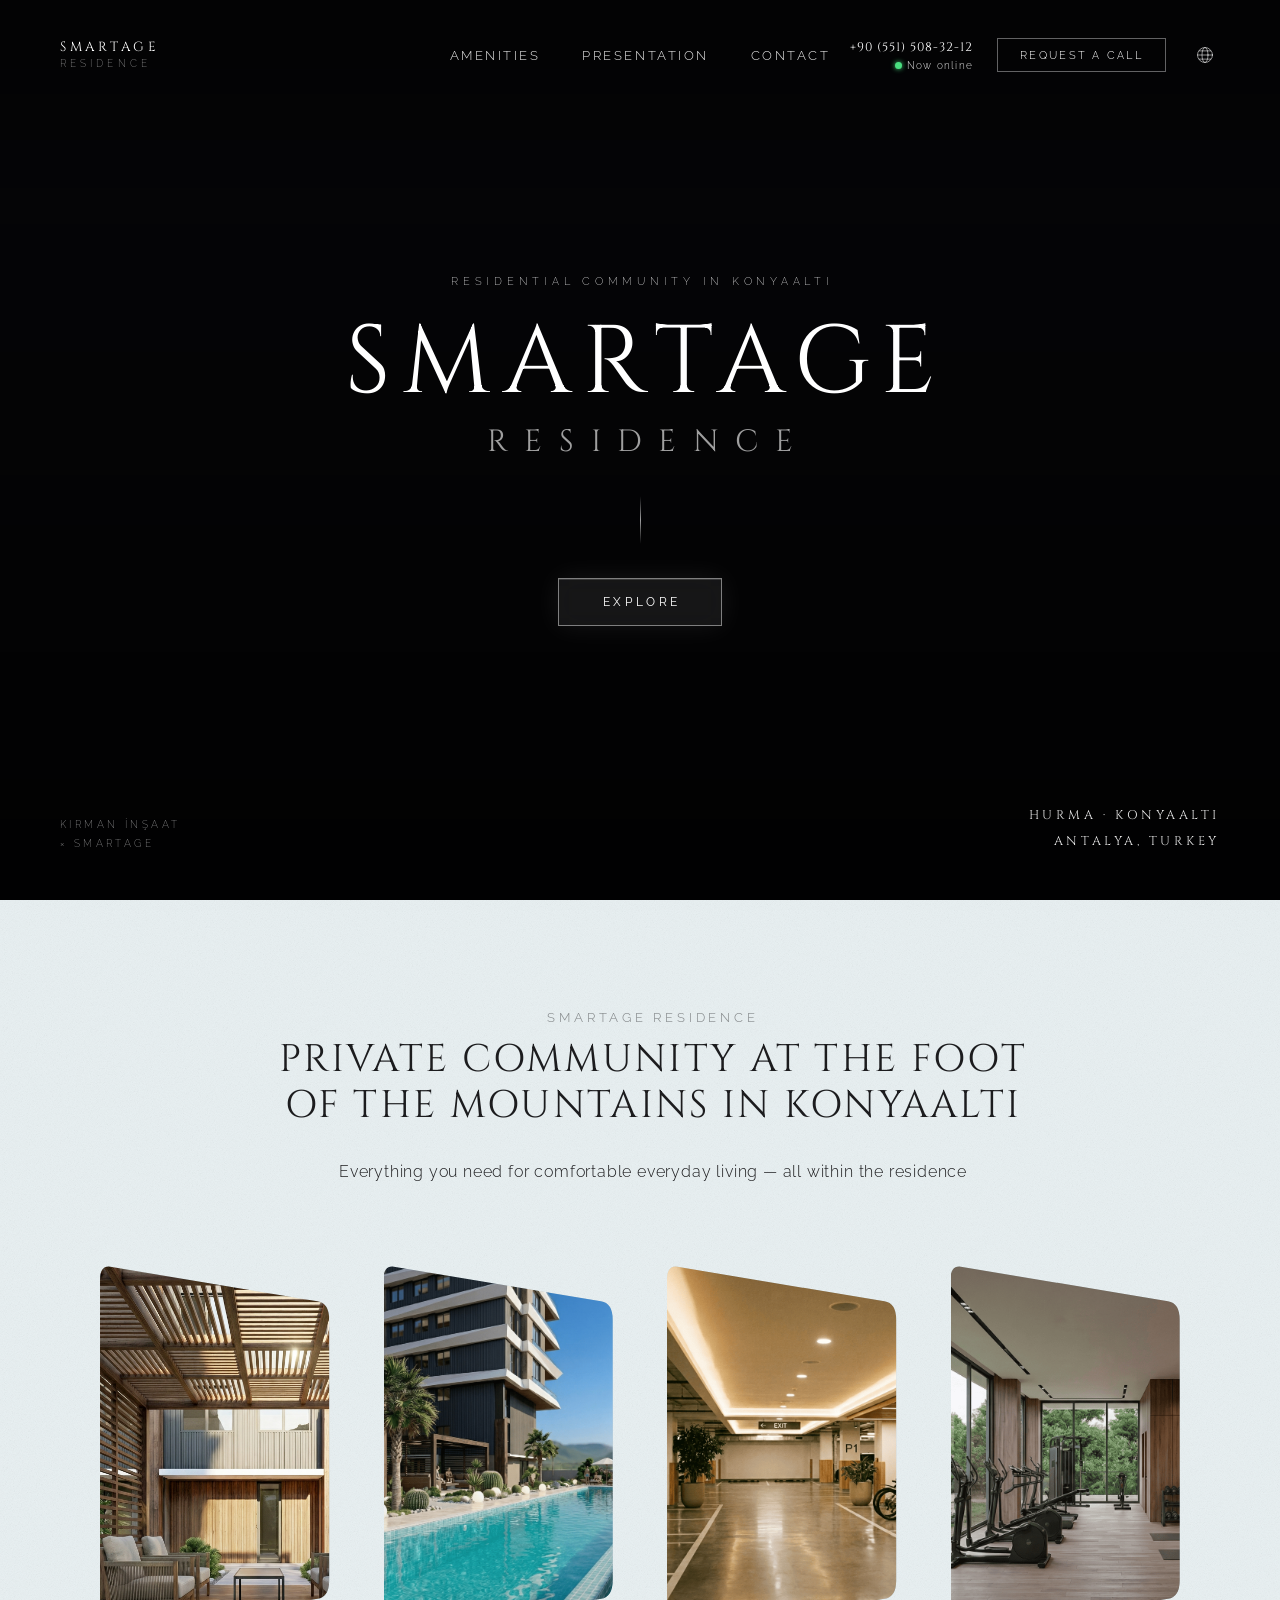
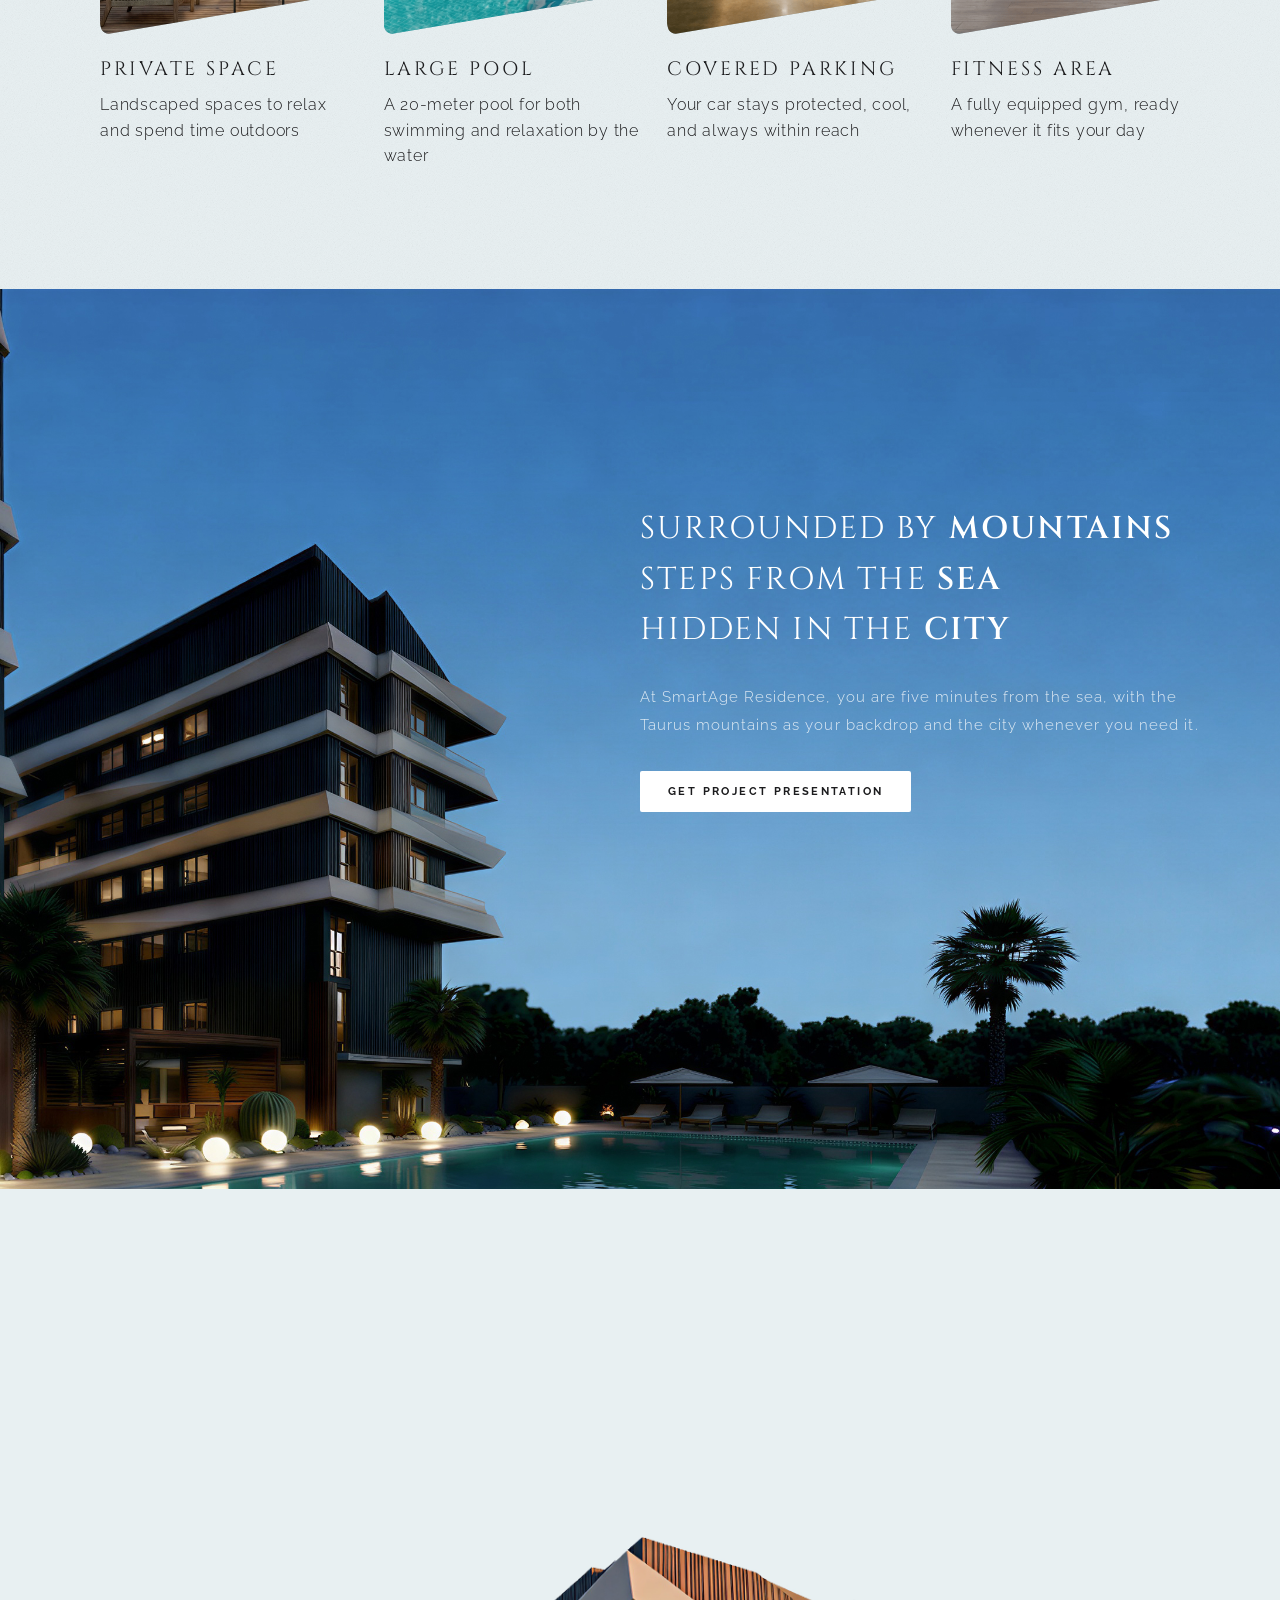
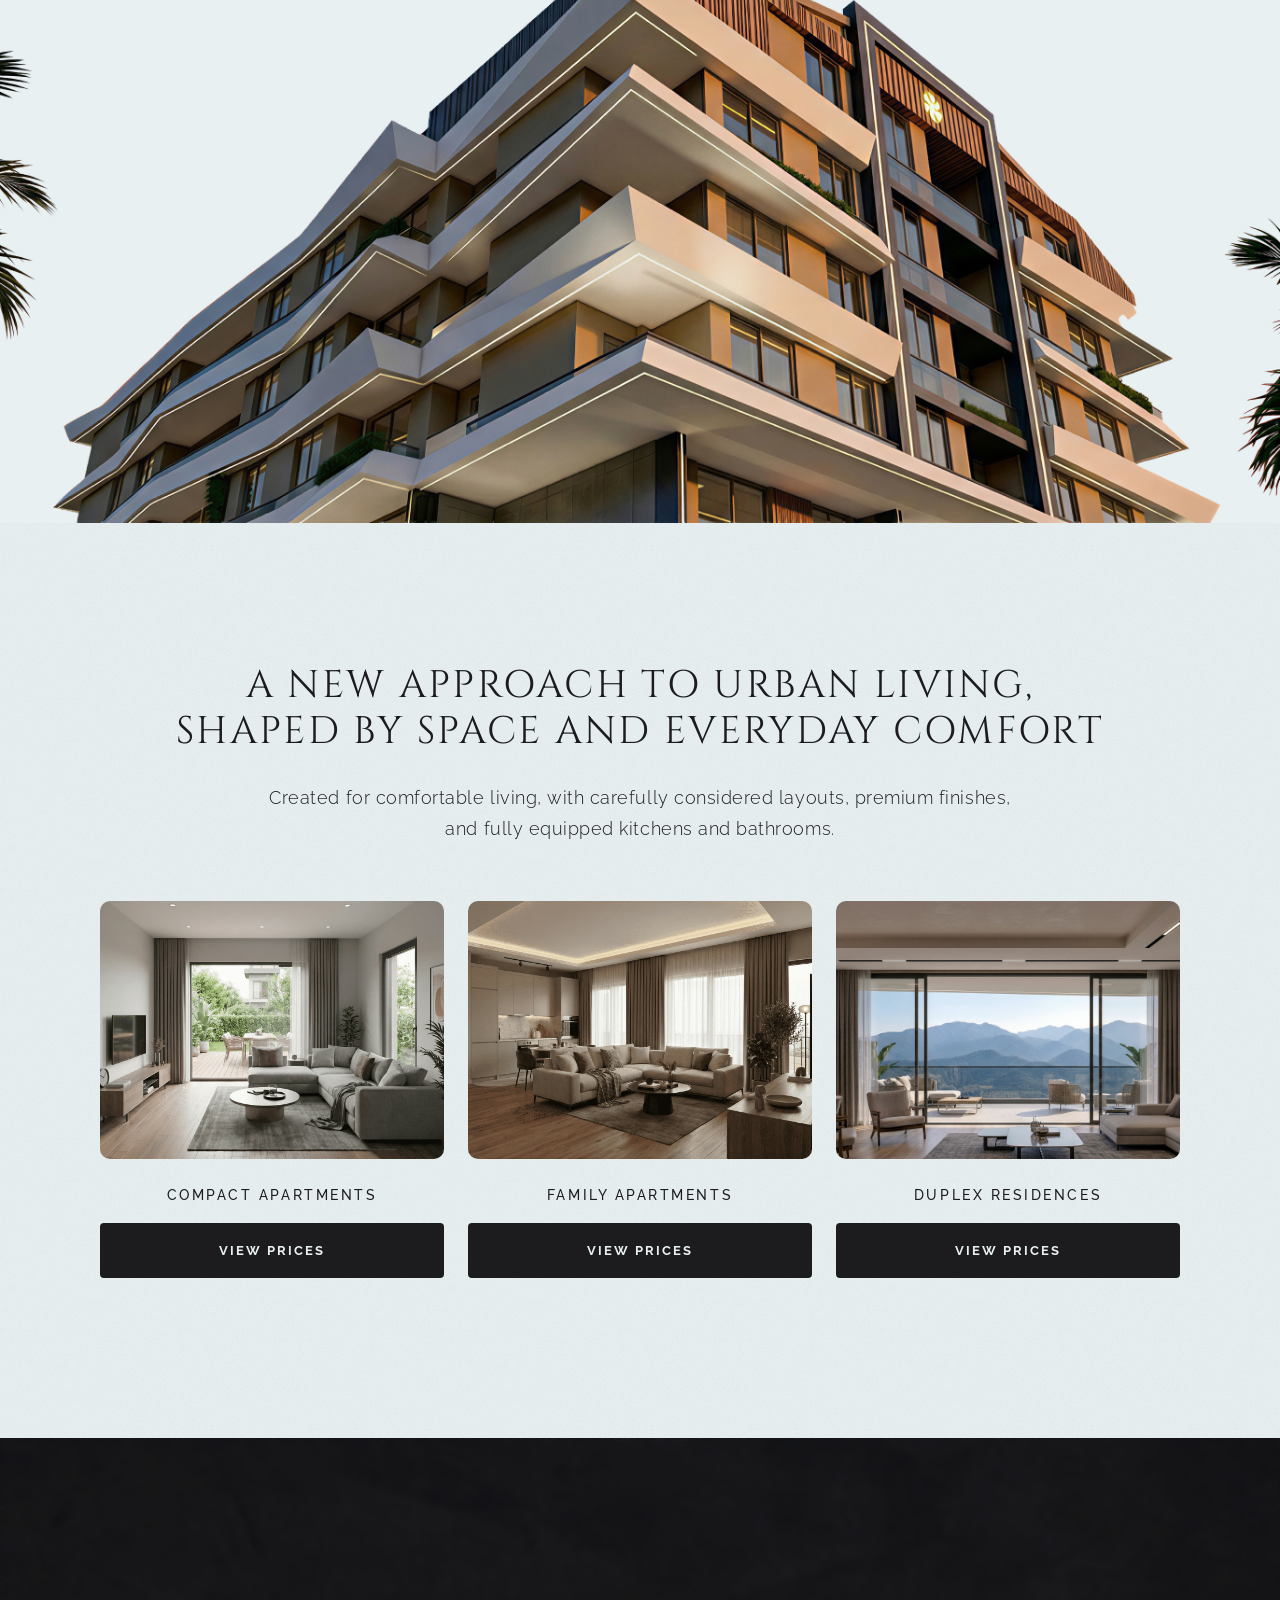
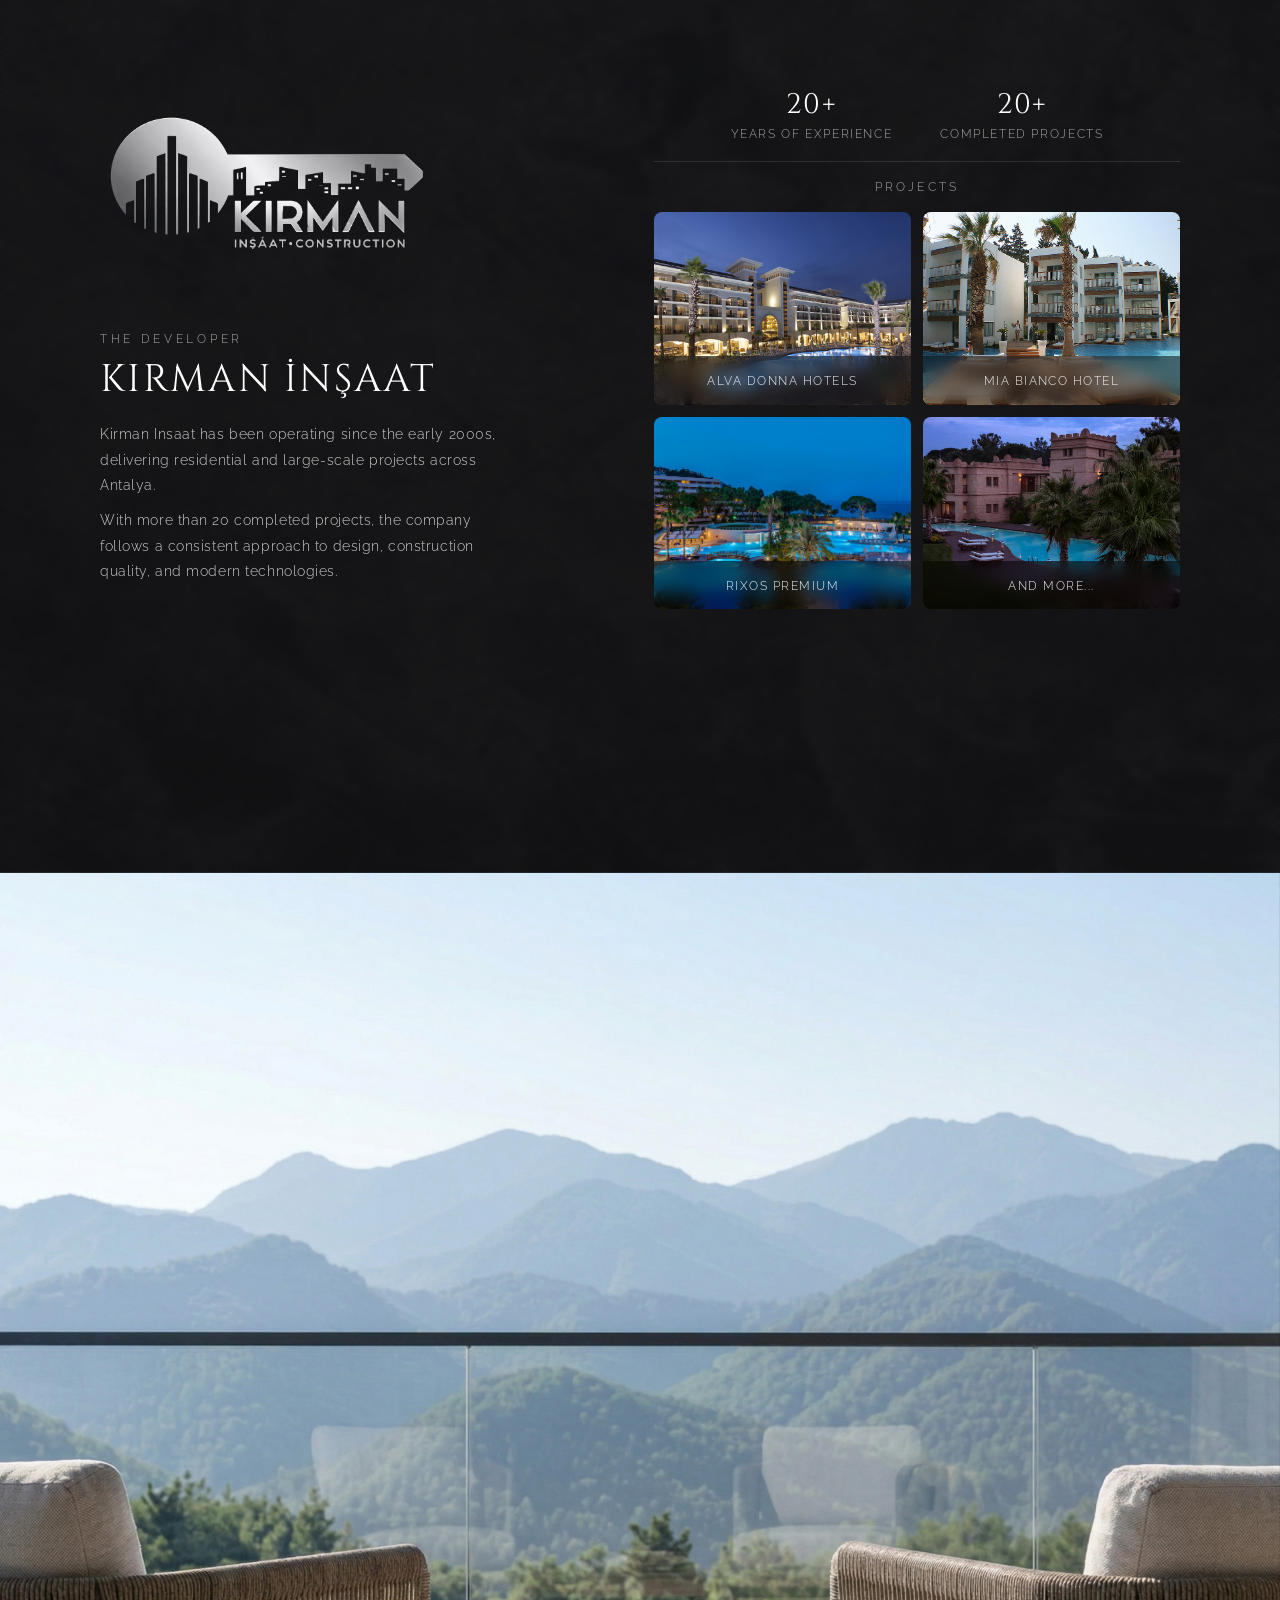
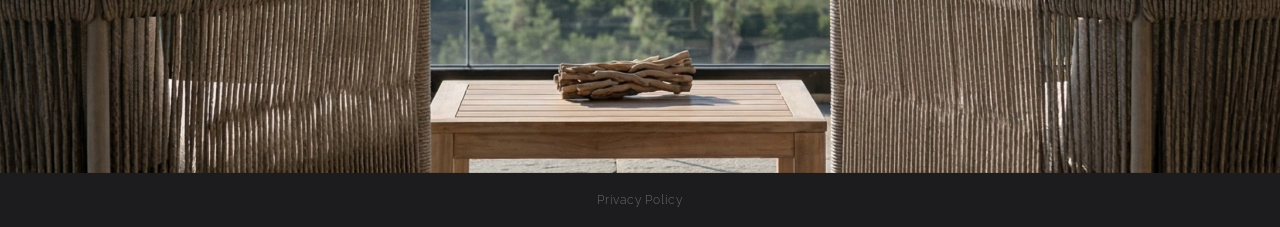
<file: index.html>
<!DOCTYPE html>
<html lang="en">
<head>
  <meta charset="UTF-8">
  <meta name="viewport" content="width=device-width, initial-scale=1.0">
  <title>SmartAge Residence — Antalya</title>
  <link rel="preconnect" href="https://fonts.googleapis.com">
  <link rel="preconnect" href="https://fonts.gstatic.com" crossorigin>
  <link href="https://fonts.googleapis.com/css2?family=Cinzel:wght@400;500;600&family=Raleway:ital,wght@0,200;0,300;0,400;1,200;1,300&family=Forum&display=swap" rel="stylesheet">
  <link rel="icon" type="image/png" href="images/favicon.png">
  <link rel="stylesheet" href="styles.css">
</head>
<body>

<!-- SVG clip-path definitions -->
<svg width="0" height="0" style="position:absolute;overflow:hidden">
  <defs>
    <!-- Трапеция, повёрнутая на 90° вправо, отражённая по горизонтали.
         Широкая сторона слева, узкая справа. Закруглённые углы через Q bezier. -->
    <clipPath id="trapCard" clipPathUnits="objectBoundingBox">
      <path d="
        M 0.03,0
        L 0.74,0.095
        Q 0.78,0.10 0.78,0.145
        L 0.78,0.855
        Q 0.78,0.90 0.74,0.905
        L 0.03,1
        Q 0,1 0,0.965
        L 0,0.035
        Q 0,0 0.03,0 Z
      "/>
    </clipPath>
  </defs>
</svg>

<!-- ═══════════════════════════════════════════
     HERO
═══════════════════════════════════════════ -->
<section class="hero">

  <!-- Video A (active) -->
  <video id="videoA" class="hero-video" autoplay muted playsinline></video>
  <!-- Video B (standby) -->
  <video id="videoB" class="hero-video hidden" muted playsinline></video>

  <div class="overlay"></div>

  <!-- Nav -->
  <nav>
    <a href="#" class="nav-logo">
      <span class="nav-logo-name">SmartAge</span>
      <span class="nav-logo-sub">Residence</span>
    </a>
    <div class="nav-links">
      <a href="#amenities" data-i18n="nav_amenities">Amenities</a>
      <a href="#presentation" data-i18n="nav_presentation">Presentation</a>
      <a href="#contact" data-i18n="nav_contact">Contact</a>
    </div>
    <div class="nav-right">
      <div class="nav-phone-block">
        <a href="tel:+905515083212" class="nav-phone-number">+90 (551) 508-32-12</a>
        <span class="nav-online"><span class="nav-online-dot"></span>Now online</span>
      </div>
      <a href="tel:+905515083212" class="nav-phone-mobile"><span class="nav-online-dot mobile-dot"></span>+90 551 508 32 12</a>
      <a href="#" class="nav-cta" id="openModal" data-i18n="nav_cta">REQUEST A CALL</a>
      <!-- Language switcher -->
      <div class="lang-switcher" id="langSwitcher">
        <button class="lang-globe-btn" id="langToggle">
          <svg class="lang-globe-icon" viewBox="0 0 24 24" fill="none" stroke="currentColor" stroke-width="1.2" stroke-linecap="round" stroke-linejoin="round"><circle cx="12" cy="12" r="10"/><ellipse cx="12" cy="12" rx="4" ry="10"/><line x1="2" y1="12" x2="22" y2="12"/><path d="M4.5 6.5h15M4.5 17.5h15"/></svg>
        </button>
        <span class="lang-globe-label" id="langLabel" style="display:none">EN</span>
        <div class="lang-options" id="langOptions">
          <button class="lang-option" data-lang="en">EN</button>
          <button class="lang-option" data-lang="ru">RU</button>
          <button class="lang-option" data-lang="tr">TR</button>
        </div>
      </div>
    </div>
  </nav>

  <!-- Centered hero text -->
  <div class="hero-center">
    <p class="hero-eyebrow" data-i18n="hero_eyebrow">Residential Community in Konyaaltı</p>
    <h1 class="hero-title-main">SmartAge</h1>
    <p class="hero-title-sub">Residence</p>
    <div class="hero-rule"></div>
    <a href="#section-graphite" class="hero-btn" data-i18n="hero_btn" onclick="document.querySelector('.section-graphite').scrollIntoView({behavior:'smooth'});return false;">Explore</a>
  </div>

  <!-- Bottom corners -->
  <div class="corner-left">
    <span>Kirman İnşaat</span>
    <span>× SmartAge</span>
  </div>
  <div class="corner-right">
    <span>Hurma · Konyaaltı</span>
    <span>Antalya, Turkey</span>
  </div>

</section>

<!-- ═══════════════════════════════════════════
     SECTION 2 — GRAPHITE
═══════════════════════════════════════════ -->
<section class="section-graphite">
  <div class="graphite-vignette"></div>
  <div class="graphite-overlay"></div>

  <div class="amenities-wrap">

    <!-- Header -->
    <header class="amenities-head">
      <h2 class="amenities-title">
        <span class="at-italic">SmartAge Residence</span>
        <span class="at-bold" data-i18n-html="amenities_title">Private Community at the Foot<br>of the Mountains in Konyaaltı</span>
      </h2>
      <p class="amenities-sub" data-i18n="amenities_sub">Everything you need for comfortable everyday living — all within the residence</p>
    </header>

    <!-- Cards -->
    <div class="amenities-grid">

      <div class="amenity-card">
        <div class="amenity-img">
          <img src="images/card1.jpg" alt="Private Space">
        </div>
        <h3 class="amenity-card-title" data-i18n="card1_title">Private Space</h3>
        <p class="amenity-card-desc" data-i18n="card1_desc">Landscaped spaces to relax and spend time outdoors</p>
      </div>

      <div class="amenity-card">
        <div class="amenity-img">
          <img src="images/card2.jpg" alt="Pool 20m">
        </div>
        <h3 class="amenity-card-title" data-i18n="card2_title">Large Pool</h3>
        <p class="amenity-card-desc" data-i18n="card2_desc">A 20-meter pool for both swimming and relaxation by the water</p>
      </div>

      <div class="amenity-card">
        <div class="amenity-img">
          <img src="images/card3.png" alt="Covered Parking">
        </div>
        <h3 class="amenity-card-title" data-i18n="card3_title">Covered Parking</h3>
        <p class="amenity-card-desc" data-i18n="card3_desc">Your car stays protected, cool, and always within reach</p>
      </div>

      <div class="amenity-card">
        <div class="amenity-img">
          <img src="images/card4.png" alt="Fitness Area">
        </div>
        <h3 class="amenity-card-title" data-i18n="card4_title">Fitness Area</h3>
        <p class="amenity-card-desc" data-i18n="card4_desc">A fully equipped gym, ready whenever it fits your day</p>
      </div>

    </div>
  </div>

</section>

<!-- ═══════════════════════════════════════════
     SECTION 3 — FULLSCREEN PHOTO
═══════════════════════════════════════════ -->
<section class="section-fullphoto">
  <div class="fullphoto-bg"></div>
  <div class="fullphoto-content">
    <h2 class="fullphoto-title">
      <span class="fp-line fp-nowrap fp-desktop" data-i18n-html="fp_line1_desktop">Surrounded by <strong>mountains</strong></span><span class="fp-line fp-nowrap fp-mobile" data-i18n-html="fp_line1_mobile">Framed by <strong>mountains</strong></span>
      <span class="fp-line" data-i18n-html="fp_line2">Steps from the <strong>sea</strong></span>
      <span class="fp-line" data-i18n-html="fp_line3">Hidden in the <strong>city</strong></span>
    </h2>
    <p class="fullphoto-sub fp-line" data-i18n="fp_sub">At SmartAge Residence, you are five minutes from the sea, with the Taurus mountains as your backdrop and the city whenever you need it.</p>
    <a href="#" class="fullphoto-btn fp-line" data-i18n="fp_btn" onclick="document.querySelector('.section-pres').scrollIntoView({behavior:'smooth'});return false;">Get Project Presentation</a>
  </div>
</section>

<!-- ═══════════════════════════════════════════
     SECTION 4 — PRESENTATION
═══════════════════════════════════════════ -->
<section class="section-pres" id="presentation">
  <div class="pres-overlay"></div>

  <div class="pres-inner">

    <!-- Header -->
    <div class="pres-header">
      <h2 class="pres-title" data-i18n-html="pres_title"><span class="pres-line"><strong>Get</strong> the Full</span>
        <span class="pres-line">Project <strong>Presentation</strong></span></h2>
      <p class="pres-sub" data-i18n="pres_sub">Includes current prices, layout options, and a projected price growth timeline — along with photos and key details of the residence</p>
    </div>

  </div>

  <!-- Bottom: photo + form overlay -->
  <div class="pres-bottom-zone">
    <img class="pres-photo-img" src="images/block4.jpg" alt="">
    <div class="pres-form-bar">
      <div class="pres-form-wrap">
        <img class="pres-mockup" src="images/mockup.png" alt="SmartAge Presentation">
        <form class="pres-form" action="https://api.web3forms.com/submit" method="POST" onsubmit="handlePresForm(event)">
          <p class="pres-form-hint" data-i18n-html="pres_form_hint">Fill out the short form below<br>and we'll send you the full<br>presentation and details</p>
          <div class="pres-form-row">
            <div class="pres-phone-wrap">
              <span class="pres-flag"><svg class="pres-flag-icon" viewBox="0 0 24 24" fill="none" stroke="currentColor" stroke-width="1.8" stroke-linecap="round" stroke-linejoin="round"><path d="M22 16.92v3a2 2 0 0 1-2.18 2 19.79 19.79 0 0 1-8.63-3.07 19.5 19.5 0 0 1-6-6 19.79 19.79 0 0 1-3.07-8.67A2 2 0 0 1 4.11 2h3a2 2 0 0 1 2 1.72c.127.96.361 1.903.7 2.81a2 2 0 0 1-.45 2.11L8.09 9.91a16 16 0 0 0 6 6l1.27-1.27a2 2 0 0 1 2.11-.45c.907.339 1.85.573 2.81.7A2 2 0 0 1 22 16.92z"/></svg></span>
              <input class="pres-phone" id="presPhone" type="tel" placeholder="+90 (000) 000-0000" required>
            </div>
            <button class="pres-btn" type="submit" data-i18n="pres_btn">Get Presentation</button>
          </div>
          <label class="consent-label">
            <input type="checkbox" class="consent-checkbox" required>
            <span class="consent-text" data-i18n-html="consent_text">I have read the <a href="privacy.html" target="_blank" class="consent-link">Privacy Policy</a> and give my explicit consent</span>
          </label>
        </form>
      </div>
    </div>
  </div>

</section>


<!-- ═══════════════════════════════════════════
     SECTION 5 — RESIDENCES
═══════════════════════════════════════════ -->
<section class="section-residences" id="amenities">
  <div class="res-wrap">
    <div class="res-header">
      <h2 class="res-title">
        <span class="res-title-line" data-i18n="res_title_1">A NEW APPROACH TO URBAN LIVING,</span>
        <span class="res-title-line" data-i18n="res_title_2">SHAPED BY SPACE AND EVERYDAY COMFORT</span>
      </h2>
      <p class="res-sub" data-i18n-html="res_sub">Created for comfortable living, with carefully considered layouts, premium finishes,<br class="desktop-only"> and fully equipped kitchens and bathrooms.</p>
    </div>
    <div class="res-grid">
      <div class="res-card">
        <div class="res-photo"><img src="images/ap1.jpg" alt="Compact Apartments"></div>
        <p class="res-caption" data-i18n="res_cap1">Compact Apartments</p>
        <button class="res-btn" onclick="openPricingModal()" data-i18n="res_btn">View Prices</button>
      </div>
      <div class="res-card">
        <div class="res-photo"><img src="images/ap2.jpg" alt="Family Apartments"></div>
        <p class="res-caption" data-i18n="res_cap2">Family Apartments</p>
        <button class="res-btn" onclick="openPricingModal()" data-i18n="res_btn">View Prices</button>
      </div>
      <div class="res-card">
        <div class="res-photo"><img src="images/ap3.jpg" alt="Duplex Residences"></div>
        <p class="res-caption" data-i18n="res_cap3">Duplex Residences</p>
        <button class="res-btn" onclick="openPricingModal()" data-i18n="res_btn">View Prices</button>
      </div>
    </div>
  </div>
</section>

<!-- ═══════════════════════════════════════════
     SECTION 6 — DEVELOPER
═══════════════════════════════════════════ -->
<section class="section-developer">
  <div class="dev-wrap">

    <!-- Left -->
    <div class="dev-left">
      <img class="dev-logo" src="images/logo.png" alt="Kirman İnşaat">
      <span class="dev-eyebrow" data-i18n="dev_eyebrow">The Developer</span>
      <h2 class="dev-title">Kirman İnşaat</h2>
      <p class="dev-text" data-i18n="dev_text1">Kirman Insaat has been operating since the early 2000s, delivering residential and large-scale projects across Antalya.</p>
      <p class="dev-text" data-i18n="dev_text2">With more than 20 completed projects, the company follows a consistent approach to design, construction quality, and modern technologies.</p>
    </div>

    <!-- Right -->
    <div class="dev-right">
      <div class="dev-stats">
        <div class="dev-stat">
          <span class="dev-stat-num">20+</span>
          <span class="dev-stat-label" data-i18n="dev_stat1">Years of Experience</span>
        </div>
        <div class="dev-stat">
          <span class="dev-stat-num">20+</span>
          <span class="dev-stat-label" data-i18n="dev_stat2">Completed Projects</span>
        </div>
      </div>
      <p class="dev-projects-label" data-i18n="dev_projects">Projects</p>
      <div class="dev-grid">
        <a href="https://www.urartum.com.tr/alva-donna-hotels.html" class="dev-img-link" target="_blank">
          <div class="dev-img-wrap">
            <img src="images/dev1.jpg" alt="Project 1">
            <div class="dev-card-overlay"><span class="dev-card-label">Alva Donna Hotels</span></div>
          </div>
        </a>
        <a href="https://www.urartum.com.tr/mia-bianco-hotel-akyarlar.html" class="dev-img-link" target="_blank">
          <div class="dev-img-wrap">
            <img src="images/dev2.jpg" alt="Project 2">
            <div class="dev-card-overlay"><span class="dev-card-label">Mia Bianco Hotel</span></div>
          </div>
        </a>
        <a href="https://www.urartum.com.tr/rixos-premium-tekirova.html" class="dev-img-link" target="_blank">
          <div class="dev-img-wrap">
            <img src="images/dev3.jpg" alt="Project 3">
            <div class="dev-card-overlay"><span class="dev-card-label">Rixos Premium</span></div>
          </div>
        </a>
        <a href="https://www.urartum.com.tr/projelerimiz" class="dev-img-link" target="_blank">
          <div class="dev-img-wrap">
            <img src="images/dev4.jpg" alt="Project 4">
            <div class="dev-card-overlay"><span class="dev-card-label" data-i18n="dev_more">And more...</span></div>
          </div>
        </a>
      </div>
    </div>

  </div>
</section>

<!-- ═══════════════════════════════════════════
     SECTION 7 — MOUNTAINS
═══════════════════════════════════════════ -->
<section class="section-mountains" id="contact">
  <div class="mtn-card">
    <h2 class="mtn-title" data-i18n="mtn_title">Get a Consultation with a Real Estate Expert</h2>
    <p class="mtn-sub" data-i18n="mtn_sub">Leave your details using the form below and we'll contact you to answer your questions and walk you through the residence, layouts, and current pricing.</p>
    <form class="mtn-form" action="https://api.web3forms.com/submit" method="POST" onsubmit="handleMtnForm(event)">
      <div class="pres-phone-wrap">
        <span class="pres-flag"><svg class="pres-flag-icon" viewBox="0 0 24 24" fill="none" stroke="currentColor" stroke-width="1.8" stroke-linecap="round" stroke-linejoin="round"><path d="M22 16.92v3a2 2 0 0 1-2.18 2 19.79 19.79 0 0 1-8.63-3.07 19.5 19.5 0 0 1-6-6 19.79 19.79 0 0 1-3.07-8.67A2 2 0 0 1 4.11 2h3a2 2 0 0 1 2 1.72c.127.96.361 1.903.7 2.81a2 2 0 0 1-.45 2.11L8.09 9.91a16 16 0 0 0 6 6l1.27-1.27a2 2 0 0 1 2.11-.45c.907.339 1.85.573 2.81.7A2 2 0 0 1 22 16.92z"/></svg></span>
        <input class="pres-phone" id="mtnPhone" type="tel" placeholder="+90 (000) 000-0000" required>
      </div>
      <button class="mtn-btn" type="submit" data-i18n="mtn_btn">Get Consultation</button>
      <label class="consent-label">
        <input type="checkbox" class="consent-checkbox" required>
        <span class="consent-text" data-i18n-html="consent_text">I have read the <a href="privacy.html" target="_blank" class="consent-link">Privacy Policy</a> and give my explicit consent</span>
      </label>
    </form>
  </div>
</section>

<!-- ═══════════════════════════════════════════
     FOOTER
═══════════════════════════════════════════ -->
<footer class="site-footer">
  <a href="privacy.html" class="footer-privacy-link" data-i18n="footer_privacy">Privacy Policy</a>
</footer>

<!-- ═══════════════════════════════════════════
     MODAL — PRICING
═══════════════════════════════════════════ -->
<div class="modal-backdrop" id="pricingBackdrop">
  <div class="mtn-card mtn-visible" style="animation:none;opacity:1;transform:none;">
    <button class="modal-close" onclick="closePricingModal()" style="color:rgba(28,28,30,0.4);">&#x2715;</button>
    <h2 class="mtn-title" style="animation:none;opacity:1;transform:none;" data-i18n="pricing_title">Get Full Pricing and Layout Options</h2>
    <p class="mtn-sub" style="animation:none;opacity:1;transform:none;" data-i18n="pricing_sub">Fill out the short form and we'll contact you shortly with full details</p>
    <form id="pricingForm" class="mtn-form" action="https://api.web3forms.com/submit" method="POST" onsubmit="handlePricingForm(event)" style="opacity:1;transform:none;">
      <div class="pres-phone-wrap">
        <span class="pres-flag"><svg class="pres-flag-icon" viewBox="0 0 24 24" fill="none" stroke="currentColor" stroke-width="1.8" stroke-linecap="round" stroke-linejoin="round"><path d="M22 16.92v3a2 2 0 0 1-2.18 2 19.79 19.79 0 0 1-8.63-3.07 19.5 19.5 0 0 1-6-6 19.79 19.79 0 0 1-3.07-8.67A2 2 0 0 1 4.11 2h3a2 2 0 0 1 2 1.72c.127.96.361 1.903.7 2.81a2 2 0 0 1-.45 2.11L8.09 9.91a16 16 0 0 0 6 6l1.27-1.27a2 2 0 0 1 2.11-.45c.907.339 1.85.573 2.81.7A2 2 0 0 1 22 16.92z"/></svg></span>
        <input class="pres-phone" id="pricingPhone" type="tel" placeholder="+90 (000) 000-0000" required>
      </div>
      <button class="mtn-btn" type="submit" data-i18n="pricing_btn">View Prices</button>
      <label class="consent-label">
        <input type="checkbox" class="consent-checkbox" required>
        <span class="consent-text" data-i18n-html="consent_text">I have read the <a href="privacy.html" target="_blank" class="consent-link">Privacy Policy</a> and give my explicit consent</span>
      </label>
    </form>
  </div>
</div>

<!-- ═══════════════════════════════════════════
     MODAL — REQUEST PRIVATE VIEWING
═══════════════════════════════════════════ -->
<div class="modal-backdrop" id="modalBackdrop">
  <div class="modal">
    <button class="modal-close" id="closeModal">&#x2715;</button>
    <p class="modal-eyebrow">SmartAge Residence</p>
    <h2 class="modal-title" data-i18n="modal_title">Private Viewing</h2>
    <p class="modal-desc" data-i18n-html="modal_desc">Leave your number — our manager<br>will contact you within 24 hours.</p>
    <form id="viewingForm" action="https://api.web3forms.com/submit" method="POST" onsubmit="handleSubmit(event)">
      <div class="modal-input-wrap">
        <input
          class="modal-input"
          type="tel"
          id="phoneInput"
          placeholder="+90 ___ ___ __ __"
          autocomplete="tel"
          required
        />
      </div>
      <button type="submit" class="modal-submit" data-i18n="modal_btn">Send Request</button>
      <label class="consent-label consent-label-modal">
        <input type="checkbox" class="consent-checkbox" required>
        <span class="consent-text" data-i18n-html="consent_text">I have read the <a href="privacy.html" target="_blank" class="consent-link">Privacy Policy</a> and give my explicit consent</span>
      </label>
    </form>
  </div>
</div>

<script src="i18n.js"></script>
<script src="script.js"></script>
<script>
  (function(){
    var sections = [
      { el: document.querySelector('.section-fullphoto'), cls: 'fp-visible', t: 0.25 },
      { el: document.querySelector('.section-pres'), cls: 'pres-visible', t: 0.2 },
      { el: document.querySelector('.mtn-card'), cls: 'mtn-visible', t: 0.3 }
    ];
    sections.forEach(function(s){
      if (!s.el) return;
      var io = new IntersectionObserver(function(entries){
        if (entries[0].isIntersecting) { s.el.classList.add(s.cls); io.disconnect(); }
      }, { threshold: s.t });
      io.observe(s.el);
    });
  })();
</script>

</body>
</html>
</file>
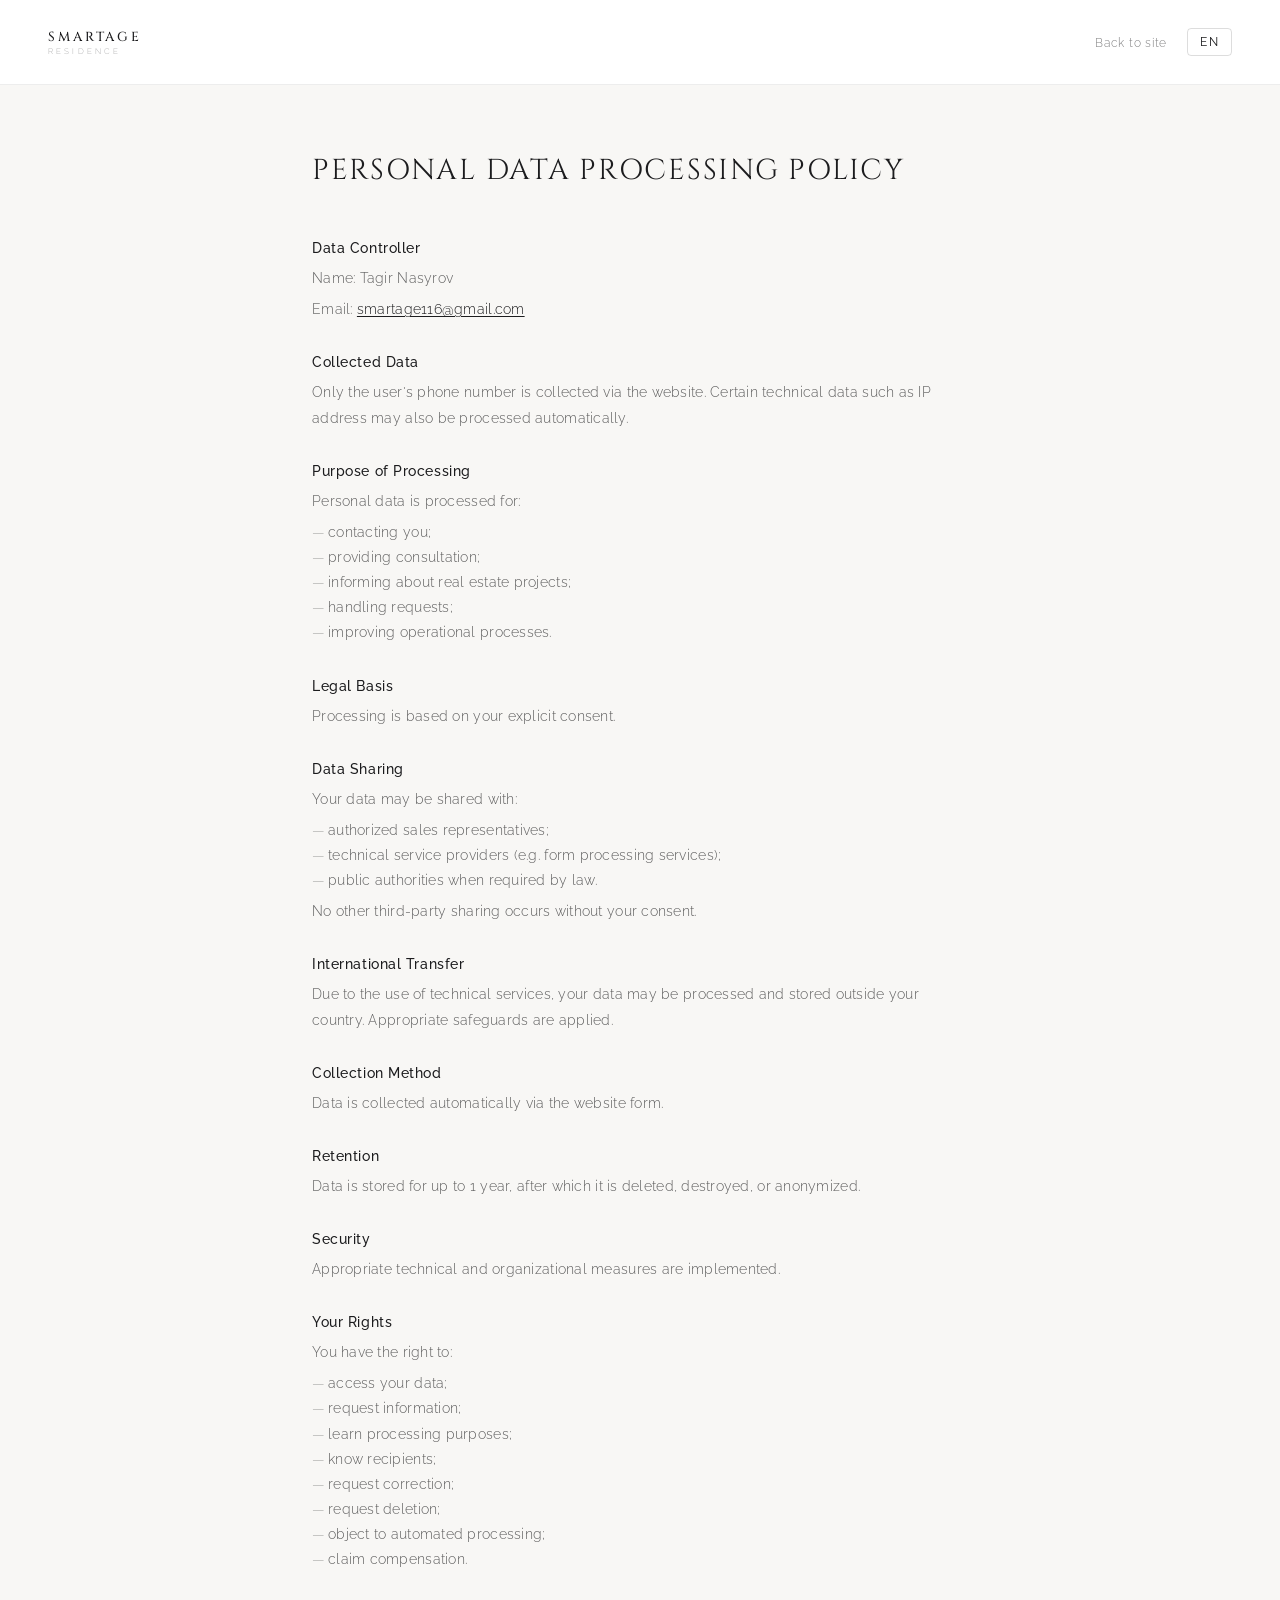
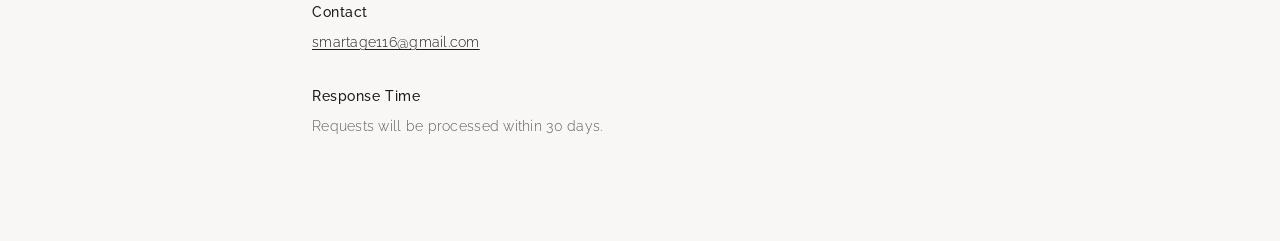
<file: privacy.html>
<!DOCTYPE html>
<html lang="en">
<head>
  <meta charset="UTF-8">
  <meta name="viewport" content="width=device-width, initial-scale=1.0">
  <title>Privacy Policy — SmartAge Residence</title>
  <link rel="preconnect" href="https://fonts.googleapis.com">
  <link rel="preconnect" href="https://fonts.gstatic.com" crossorigin>
  <link href="https://fonts.googleapis.com/css2?family=Cinzel:wght@400;500;600&family=Raleway:ital,wght@0,200;0,300;0,400;1,200;1,300&family=Forum&display=swap" rel="stylesheet">
  <link rel="icon" type="image/png" href="images/favicon.png">
  <style>
    *, *::before, *::after { margin: 0; padding: 0; box-sizing: border-box; }
    html { background: #f8f7f5; }
    body { min-height: 100vh; font-family: 'Raleway', sans-serif; color: #1c1c1e; }

    .privacy-nav {
      display: flex;
      align-items: center;
      justify-content: space-between;
      padding: 28px 48px;
      background: #fff;
      border-bottom: 1px solid rgba(28,28,30,0.08);
    }
    .privacy-nav-logo {
      text-decoration: none;
      display: flex;
      flex-direction: column;
      align-items: flex-start;
    }
    .privacy-nav-name {
      font-family: 'Cinzel', serif;
      font-weight: 500;
      font-size: .82rem;
      letter-spacing: .22em;
      text-transform: uppercase;
      color: #1c1c1e;
    }
    .privacy-nav-sub {
      font-family: 'Raleway', sans-serif;
      font-weight: 200;
      font-size: .52rem;
      letter-spacing: .38em;
      text-transform: uppercase;
      color: rgba(28,28,30,0.5);
    }
    .privacy-nav-right {
      display: flex;
      align-items: center;
      gap: 20px;
    }
    .privacy-back {
      font-family: 'Raleway', sans-serif;
      font-weight: 300;
      font-size: .78rem;
      letter-spacing: .06em;
      color: rgba(28,28,30,0.55);
      text-decoration: none;
      transition: color .2s;
    }
    .privacy-back:hover { color: #1c1c1e; }

    /* Language switcher */
    .plang-switcher {
      position: relative;
    }
    .plang-toggle {
      background: none;
      border: 1px solid rgba(28,28,30,0.15);
      border-radius: 4px;
      padding: 6px 12px;
      font-family: 'Raleway', sans-serif;
      font-weight: 400;
      font-size: .72rem;
      letter-spacing: .12em;
      color: #1c1c1e;
      cursor: pointer;
      transition: border-color .2s;
    }
    .plang-toggle:hover { border-color: rgba(28,28,30,0.4); }
    .plang-options {
      display: none;
      position: absolute;
      top: 100%;
      right: 0;
      margin-top: 4px;
      background: #fff;
      border: 1px solid rgba(28,28,30,0.1);
      border-radius: 4px;
      overflow: hidden;
      z-index: 10;
      box-shadow: 0 4px 12px rgba(0,0,0,0.08);
    }
    .plang-switcher.open .plang-options { display: block; }
    .plang-option {
      display: block;
      width: 100%;
      padding: 8px 18px;
      background: none;
      border: none;
      font-family: 'Raleway', sans-serif;
      font-weight: 400;
      font-size: .72rem;
      letter-spacing: .12em;
      color: rgba(28,28,30,0.6);
      cursor: pointer;
      text-align: left;
      transition: background .15s, color .15s;
    }
    .plang-option:hover { background: rgba(28,28,30,0.04); color: #1c1c1e; }
    .plang-option.active { color: #1c1c1e; font-weight: 500; }

    /* Content */
    .privacy-content {
      max-width: 720px;
      margin: 0 auto;
      padding: 64px 32px 96px;
    }
    .privacy-title {
      font-family: 'Cinzel', serif;
      font-weight: 400;
      font-size: clamp(1.3rem, 2.5vw, 1.8rem);
      letter-spacing: .06em;
      text-transform: uppercase;
      color: #1c1c1e;
      margin-bottom: 48px;
      line-height: 1.5;
    }
    .privacy-section-title {
      font-family: 'Raleway', sans-serif;
      font-weight: 500;
      font-size: .88rem;
      letter-spacing: .04em;
      color: #1c1c1e;
      margin-top: 32px;
      margin-bottom: 10px;
    }
    .privacy-text {
      font-family: 'Raleway', sans-serif;
      font-weight: 300;
      font-size: .85rem;
      letter-spacing: .02em;
      color: rgba(28,28,30,0.7);
      line-height: 1.85;
      margin-bottom: 6px;
    }
    .privacy-text a {
      color: #1c1c1e;
      text-decoration: underline;
      text-underline-offset: 2px;
    }
    .privacy-list {
      list-style: none;
      padding: 0;
      margin: 0 0 6px;
    }
    .privacy-list li {
      font-family: 'Raleway', sans-serif;
      font-weight: 300;
      font-size: .85rem;
      letter-spacing: .02em;
      color: rgba(28,28,30,0.7);
      line-height: 1.85;
      padding-left: 16px;
      position: relative;
    }
    .privacy-list li::before {
      content: '—';
      position: absolute;
      left: 0;
      color: rgba(28,28,30,0.35);
    }
    .privacy-block { display: none; }
    .privacy-block.active { display: block; }

    @media (max-width: 768px) {
      .privacy-nav { padding: 20px 20px; }
      .privacy-content { padding: 40px 20px 72px; }
    }
  </style>
</head>
<body>

<nav class="privacy-nav">
  <a href="index.html" class="privacy-nav-logo">
    <span class="privacy-nav-name">SmartAge</span>
    <span class="privacy-nav-sub">Residence</span>
  </a>
  <div class="privacy-nav-right">
    <a href="index.html" class="privacy-back" id="backLink">Back to site</a>
    <div class="plang-switcher" id="plangSwitcher">
      <button class="plang-toggle" id="plangToggle">EN</button>
      <div class="plang-options" id="plangOptions">
        <button class="plang-option" data-lang="en">EN</button>
        <button class="plang-option" data-lang="ru">RU</button>
        <button class="plang-option" data-lang="tr">TR</button>
      </div>
    </div>
  </div>
</nav>

<main class="privacy-content">

  <!-- TURKISH -->
  <div class="privacy-block" id="block-tr">
    <h1 class="privacy-title">Kişisel Verilerin Korunması Hakkında Aydınlatma Metni</h1>

    <h2 class="privacy-section-title">Veri Sorumlusu</h2>
    <p class="privacy-text">Ad Soyad: Tagir Nasyrov</p>
    <p class="privacy-text">E-posta: <a href="mailto:smartage116@gmail.com">smartage116@gmail.com</a></p>

    <h2 class="privacy-section-title">Toplanan Kişisel Veriler</h2>
    <p class="privacy-text">Web sitemiz üzerinden yalnızca telefon numarası bilgisi toplanmaktadır. Ayrıca, teknik zorunluluklar kapsamında IP adresi ve sınırlı teknik veriler otomatik olarak işlenebilir.</p>

    <h2 class="privacy-section-title">Kişisel Verilerin İşlenme Amaçları</h2>
    <p class="privacy-text">Toplanan kişisel verileriniz;</p>
    <ul class="privacy-list">
      <li>Sizinle iletişime geçmek,</li>
      <li>Talep ettiğiniz bilgi ve danışmanlık hizmetlerini sunmak,</li>
      <li>Gayrimenkul projeleri hakkında bilgilendirme yapmak,</li>
      <li>Taleplerinizi değerlendirmek ve geri dönüş sağlamak,</li>
      <li>Operasyonel süreçleri yürütmek ve hizmet kalitesini artırmak</li>
    </ul>
    <p class="privacy-text">amaçlarıyla işlenmektedir.</p>

    <h2 class="privacy-section-title">İşlemenin Hukuki Sebebi</h2>
    <p class="privacy-text">Kişisel verileriniz, KVKK madde 5/1 uyarınca açık rızanıza dayanarak işlenmektedir.</p>

    <h2 class="privacy-section-title">Kişisel Verilerin Aktarılması</h2>
    <p class="privacy-text">Kişisel verileriniz;</p>
    <ul class="privacy-list">
      <li>Sizinle iletişime geçmek amacıyla yetkilendirilmiş satış temsilcileri ile,</li>
      <li>Teknik altyapı, veri barındırma ve form hizmeti sağlayan üçüncü taraf servis sağlayıcıları ile,</li>
      <li>Yasal yükümlülükler kapsamında yetkili kamu kurum ve kuruluşları ile</li>
    </ul>
    <p class="privacy-text">sınırlı olarak paylaşılabilir. Kişisel verileriniz, yukarıda belirtilen amaçlar dışında üçüncü kişilerle izniniz olmadan paylaşılmaz.</p>

    <h2 class="privacy-section-title">Yurt Dışına Aktarım</h2>
    <p class="privacy-text">Kullanılan teknik altyapı hizmetlerinin niteliği gereği kişisel verileriniz yurt dışında bulunan sunucularda işlenebilir ve saklanabilir. Veri aktarımı, KVKK kapsamında uygun güvenlik önlemleri alınarak gerçekleştirilmektedir.</p>

    <h2 class="privacy-section-title">Kişisel Verilerin Toplanma Yöntemi</h2>
    <p class="privacy-text">Kişisel verileriniz, web sitesi üzerindeki form aracılığıyla otomatik yollarla toplanmaktadır.</p>

    <h2 class="privacy-section-title">Kişisel Verilerin Saklama Süresi</h2>
    <p class="privacy-text">Toplanan kişisel verileriniz, işlenme amaçlarının gerektirdiği süre boyunca ve her halükarda en fazla 1 yıl süreyle saklanmaktadır. Bu sürenin sonunda veriler silinir, yok edilir veya anonim hale getirilir.</p>

    <h2 class="privacy-section-title">Veri Güvenliği</h2>
    <p class="privacy-text">Kişisel verilerinizin hukuka aykırı olarak işlenmesini ve erişilmesini önlemek amacıyla uygun teknik ve idari güvenlik önlemleri alınmaktadır.</p>

    <h2 class="privacy-section-title">İlgili Kişinin Hakları</h2>
    <p class="privacy-text">KVKK'nın 11. maddesi kapsamında;</p>
    <ul class="privacy-list">
      <li>Kişisel verilerinizin işlenip işlenmediğini öğrenme,</li>
      <li>İşlenmişse buna ilişkin bilgi talep etme,</li>
      <li>İşlenme amacını ve amacına uygun kullanılıp kullanılmadığını öğrenme,</li>
      <li>Yurt içinde veya yurt dışında aktarıldığı üçüncü kişileri bilme,</li>
      <li>Eksik veya yanlış işlenmişse düzeltilmesini isteme,</li>
      <li>KVKK'ya uygun olarak silinmesini veya yok edilmesini isteme,</li>
      <li>İşlenen verilerin münhasıran otomatik sistemler vasıtasıyla analiz edilmesi suretiyle aleyhinize bir sonucun ortaya çıkmasına itiraz etme,</li>
      <li>Kanuna aykırı olarak işlenmesi sebebiyle zarara uğramanız hâlinde zararın giderilmesini talep etme</li>
    </ul>
    <p class="privacy-text">haklarına sahipsiniz.</p>

    <h2 class="privacy-section-title">Başvuru Yöntemi</h2>
    <p class="privacy-text">Yukarıda belirtilen haklarınıza ilişkin taleplerinizi aşağıdaki e-posta adresi üzerinden iletebilirsiniz: <a href="mailto:smartage116@gmail.com">smartage116@gmail.com</a></p>
    <p class="privacy-text">Başvurularınız en geç 30 gün içerisinde ücretsiz olarak sonuçlandırılacaktır.</p>
  </div>

  <!-- ENGLISH -->
  <div class="privacy-block" id="block-en">
    <h1 class="privacy-title">Personal Data Processing Policy</h1>

    <h2 class="privacy-section-title">Data Controller</h2>
    <p class="privacy-text">Name: Tagir Nasyrov</p>
    <p class="privacy-text">Email: <a href="mailto:smartage116@gmail.com">smartage116@gmail.com</a></p>

    <h2 class="privacy-section-title">Collected Data</h2>
    <p class="privacy-text">Only the user's phone number is collected via the website. Certain technical data such as IP address may also be processed automatically.</p>

    <h2 class="privacy-section-title">Purpose of Processing</h2>
    <p class="privacy-text">Personal data is processed for:</p>
    <ul class="privacy-list">
      <li>contacting you;</li>
      <li>providing consultation;</li>
      <li>informing about real estate projects;</li>
      <li>handling requests;</li>
      <li>improving operational processes.</li>
    </ul>

    <h2 class="privacy-section-title">Legal Basis</h2>
    <p class="privacy-text">Processing is based on your explicit consent.</p>

    <h2 class="privacy-section-title">Data Sharing</h2>
    <p class="privacy-text">Your data may be shared with:</p>
    <ul class="privacy-list">
      <li>authorized sales representatives;</li>
      <li>technical service providers (e.g. form processing services);</li>
      <li>public authorities when required by law.</li>
    </ul>
    <p class="privacy-text">No other third-party sharing occurs without your consent.</p>

    <h2 class="privacy-section-title">International Transfer</h2>
    <p class="privacy-text">Due to the use of technical services, your data may be processed and stored outside your country. Appropriate safeguards are applied.</p>

    <h2 class="privacy-section-title">Collection Method</h2>
    <p class="privacy-text">Data is collected automatically via the website form.</p>

    <h2 class="privacy-section-title">Retention</h2>
    <p class="privacy-text">Data is stored for up to 1 year, after which it is deleted, destroyed, or anonymized.</p>

    <h2 class="privacy-section-title">Security</h2>
    <p class="privacy-text">Appropriate technical and organizational measures are implemented.</p>

    <h2 class="privacy-section-title">Your Rights</h2>
    <p class="privacy-text">You have the right to:</p>
    <ul class="privacy-list">
      <li>access your data;</li>
      <li>request information;</li>
      <li>learn processing purposes;</li>
      <li>know recipients;</li>
      <li>request correction;</li>
      <li>request deletion;</li>
      <li>object to automated processing;</li>
      <li>claim compensation.</li>
    </ul>

    <h2 class="privacy-section-title">Contact</h2>
    <p class="privacy-text"><a href="mailto:smartage116@gmail.com">smartage116@gmail.com</a></p>

    <h2 class="privacy-section-title">Response Time</h2>
    <p class="privacy-text">Requests will be processed within 30 days.</p>
  </div>

  <!-- RUSSIAN -->
  <div class="privacy-block" id="block-ru">
    <h1 class="privacy-title">Политика обработки персональных данных</h1>

    <h2 class="privacy-section-title">Контроллер данных</h2>
    <p class="privacy-text">ФИО: Тагир Насыров (Tagir Nasyrov)</p>
    <p class="privacy-text">E-mail: <a href="mailto:smartage116@gmail.com">smartage116@gmail.com</a></p>

    <h2 class="privacy-section-title">Собираемые данные</h2>
    <p class="privacy-text">Через сайт собирается только номер телефона. Также могут автоматически обрабатываться технические данные (например, IP-адрес).</p>

    <h2 class="privacy-section-title">Цели обработки</h2>
    <p class="privacy-text">Персональные данные обрабатываются для:</p>
    <ul class="privacy-list">
      <li>связи с вами;</li>
      <li>предоставления консультации;</li>
      <li>информирования о проектах недвижимости;</li>
      <li>обработки запросов;</li>
      <li>обеспечения и улучшения операционных процессов.</li>
    </ul>

    <h2 class="privacy-section-title">Правовое основание</h2>
    <p class="privacy-text">Обработка осуществляется на основании вашего согласия.</p>

    <h2 class="privacy-section-title">Передача данных</h2>
    <p class="privacy-text">Данные могут передаваться:</p>
    <ul class="privacy-list">
      <li>уполномоченным представителям отдела продаж;</li>
      <li>поставщикам технических сервисов (например, сервисам обработки форм);</li>
      <li>государственным органам в случаях, предусмотренных законом.</li>
    </ul>
    <p class="privacy-text">Передача третьим лицам вне указанных случаев не осуществляется без вашего согласия.</p>

    <h2 class="privacy-section-title">Передача за границу</h2>
    <p class="privacy-text">В связи с использованием технических сервисов данные могут обрабатываться и храниться за пределами страны. Передача осуществляется с применением необходимых мер безопасности.</p>

    <h2 class="privacy-section-title">Способ сбора</h2>
    <p class="privacy-text">Данные собираются автоматически через форму сайта.</p>

    <h2 class="privacy-section-title">Срок хранения</h2>
    <p class="privacy-text">Данные хранятся не более 1 года. После этого удаляются, уничтожаются или анонимизируются.</p>

    <h2 class="privacy-section-title">Безопасность</h2>
    <p class="privacy-text">Применяются технические и организационные меры защиты данных.</p>

    <h2 class="privacy-section-title">Права пользователя</h2>
    <p class="privacy-text">Вы имеете право:</p>
    <ul class="privacy-list">
      <li>узнать об обработке данных;</li>
      <li>получить информацию;</li>
      <li>узнать цели обработки;</li>
      <li>узнать получателей данных;</li>
      <li>требовать исправления;</li>
      <li>требовать удаления;</li>
      <li>возражать против автоматизированной обработки;</li>
      <li>требовать компенсации ущерба.</li>
    </ul>

    <h2 class="privacy-section-title">Контакты</h2>
    <p class="privacy-text"><a href="mailto:smartage116@gmail.com">smartage116@gmail.com</a></p>

    <h2 class="privacy-section-title">Срок ответа</h2>
    <p class="privacy-text">Ваш запрос будет рассмотрен в течение 30 дней.</p>
  </div>

</main>

<script>
(function() {
  var backTexts = { en: 'Back to site', ru: 'Вернуться на сайт', tr: 'Siteye dön' };
  var lang = localStorage.getItem('lang') || 'en';

  function activate(l) {
    lang = l;
    localStorage.setItem('lang', l);
    document.querySelectorAll('.privacy-block').forEach(function(b) { b.classList.remove('active'); });
    var block = document.getElementById('block-' + l);
    if (block) block.classList.add('active');
    document.getElementById('plangToggle').textContent = l.toUpperCase();
    document.getElementById('backLink').textContent = backTexts[l] || backTexts.en;
    document.querySelectorAll('.plang-option').forEach(function(btn) {
      btn.classList.toggle('active', btn.dataset.lang === l);
    });
  }

  activate(lang);

  var switcher = document.getElementById('plangSwitcher');
  document.getElementById('plangToggle').addEventListener('click', function(e) {
    e.stopPropagation();
    switcher.classList.toggle('open');
  });
  document.querySelectorAll('.plang-option').forEach(function(btn) {
    btn.addEventListener('click', function(e) {
      e.stopPropagation();
      activate(btn.dataset.lang);
      switcher.classList.remove('open');
    });
  });
  document.addEventListener('click', function() { switcher.classList.remove('open'); });
})();
</script>

</body>
</html>
</file>
<file: styles.css>
*, *::before, *::after { margin: 0; padding: 0; box-sizing: border-box; }

    :root {
      --white:  #FFFFFF;
      --w80:    rgba(255,255,255,0.90);
      --w65:    rgba(255,255,255,0.78);
      --w50:    rgba(255,255,255,0.62);
      --w25:    rgba(255,255,255,0.38);
      --w10:    rgba(255,255,255,0.14);
      --dark:   #060608;
      /* Light section palette */
      --d100: #1c1c1e;
      --d65:  rgba(28,28,30,0.65);
      --d50:  rgba(28,28,30,0.50);
      --d48:  rgba(28,28,30,0.48);
      --d35:  rgba(28,28,30,0.35);
    }

    /* ── 12-COLUMN GRID SYSTEM ─────────────────── */
    .col-grid { display: grid; grid-template-columns: repeat(12, 1fr); }
    .col-5  { grid-column: span 5; }
    .col-6  { grid-column: span 6; }
    .col-7  { grid-column: span 7; }
    .col-3  { grid-column: span 3; }


    html { overflow-x: hidden; background: var(--dark); }
    body { min-height: 100%; overflow-x: hidden; background: var(--dark); }

    /* ── HERO ─────────────────────────────────── */
    .hero {
      position: relative;
      width: 100%;
      height: 100svh;
      min-height: 640px;
      overflow: hidden;
      display: flex;
      flex-direction: column;
    }

    /* ── VIDEOS (A/B for crossfade) ──────────── */
    .hero-video {
      position: absolute;
      inset: 0; z-index: 0;
      width: 100%; height: 100%;
      object-fit: cover;
      object-position: center;
      transition: opacity 0.7s ease;
    }
    .hero-video.hidden { opacity: 0; }

    /* ── OVERLAY ─────────────────────────────── */
    .overlay {
      position: absolute;
      inset: 0; z-index: 1;
      background:
        linear-gradient(to bottom,
          rgba(0,0,0,.50)  0%,
          rgba(0,0,0,.15) 22%,
          rgba(0,0,0,.35) 55%,
          rgba(0,0,0,.75) 100%
        );
    }

    /* ── NAV ─────────────────────────────────── */
    nav {
      position: relative;
      z-index: 10;
      display: grid;
      grid-template-columns: 1fr auto 1fr auto;
      align-items: center;
      padding: 38px 60px 38px 60px;
      animation: fadeDown .9s ease both;
    }

    .nav-logo {
      display: flex;
      flex-direction: column;
      gap: 3px;
      text-decoration: none;
    }
    .nav-logo-name {
      font-family: 'Cinzel', serif;
      font-weight: 400;
      font-size: .83rem;
      letter-spacing: .28em;
      color: var(--white);
      text-transform: uppercase;
      line-height: 1;
    }
    .nav-logo-sub {
      font-family: 'Raleway', sans-serif;
      font-weight: 200;
      font-size: .61rem;
      letter-spacing: .42em;
      color: var(--w50);
      text-transform: uppercase;
    }

    .nav-links {
      display: flex;
      gap: 42px;
      justify-content: center;
      animation: fadeDown .9s .06s ease both;
    }
    .nav-links a {
      font-family: 'Raleway', sans-serif;
      font-weight: 300;
      font-size: .79rem;
      letter-spacing: .2em;
      text-transform: uppercase;
      color: var(--w80);
      text-decoration: none;
      transition: color .2s;
    }
    .nav-links a:hover { color: var(--white); }

    .nav-cta {
      font-family: 'Raleway', sans-serif;
      font-weight: 300;
      font-size: .71rem;
      letter-spacing: .2em;
      text-transform: uppercase;
      color: var(--white);
      background: transparent;
      border: 1px solid var(--w25);
      padding: 9px 22px;
      text-decoration: none;
      cursor: pointer;
      justify-self: end;
      transition: border-color .25s, background .25s;
      animation: fadeDown .9s .12s ease both;
    }
    .nav-cta:hover {
      border-color: var(--w80);
      background: var(--w10);
    }
    .mobile-dot { display: inline-block; flex-shrink: 0; }
    .nav-phone-mobile {
      display: none;
      align-items: center;
      gap: 8px;
      font-family: 'Cinzel', serif;
      font-weight: 400;
      font-size: .75rem;
      letter-spacing: .08em;
      color: var(--white);
      text-decoration: none;
      border: 1px solid var(--w25);
      padding: 9px 18px;
      white-space: nowrap;
    }

    /* ── LANG DROPDOWN ───────────────────────── */
    .lang-dropdown {
      position: relative;
      justify-self: end;
    }
    .lang-btn {
      display: flex;
      align-items: center;
      gap: 7px;
      background: transparent;
      border: none;
      padding: 7px 12px;
      cursor: pointer;
    }
    .lang-btn-flag {
      width: 18px;
      height: 13px;
      border-radius: 2px;
      display: block;
      object-fit: cover;
    }
    .lang-btn-label {
      display: none;
    }
    .lang-arrow {
      font-size: .5rem;
      color: var(--w50);
      transition: transform .2s;
      line-height: 1;
    }
    .lang-dropdown.open .lang-arrow { transform: rotate(180deg); }
    .lang-menu {
      position: absolute;
      top: calc(100% + 6px);
      right: 0;
      background: rgba(10,10,14,0.95);
      border: 1px solid rgba(255,255,255,0.12);
      backdrop-filter: blur(10px);
      -webkit-backdrop-filter: blur(10px);
      min-width: 100%;
      display: none;
      flex-direction: column;
      z-index: 100;
    }
    .lang-dropdown.open .lang-menu { display: flex; }
    .lang-option {
      display: flex;
      align-items: center;
      gap: 8px;
      padding: 9px 14px;
      text-decoration: none;
      transition: background .15s;
    }
    .lang-option:hover { background: rgba(255,255,255,0.07); }
    .lang-option-flag {
      width: 18px;
      height: 13px;
      border-radius: 2px;
      display: block;
      object-fit: cover;
    }
    .lang-option-label {
      font-family: 'Raleway', sans-serif;
      font-weight: 300;
      font-size: .62rem;
      letter-spacing: .18em;
      text-transform: uppercase;
      color: var(--w80);
    }

    /* ── LANG SWITCHER ────────────────────── */
    .lang-switcher {
      position: relative;
      display: flex;
      align-items: center;
    }
    .lang-globe-btn {
      display: flex;
      align-items: center;
      gap: 6px;
      background: transparent;
      border: none;
      cursor: pointer;
      padding: 6px;
    }
    .lang-globe-icon {
      width: 18px;
      height: 18px;
      color: var(--w50);
      transition: color .2s;
    }
    .lang-globe-btn:hover .lang-globe-icon { color: var(--white); }
    .lang-globe-label {
      font-family: 'Raleway', sans-serif;
      font-weight: 300;
      font-size: .62rem;
      letter-spacing: .18em;
      text-transform: uppercase;
      color: var(--w50);
      transition: color .2s;
    }
    .lang-globe-btn:hover .lang-globe-label { color: var(--white); }
    .lang-options {
      position: absolute;
      top: 100%;
      right: 0;
      display: flex;
      flex-direction: column;
      gap: 2px;
      overflow: hidden;
      max-height: 0;
      opacity: 0;
      transition: max-height .35s ease, opacity .25s ease;
      margin-top: 6px;
    }
    .lang-switcher.open .lang-options {
      max-height: 120px;
      opacity: 1;
    }
    .lang-option {
      font-family: 'Raleway', sans-serif;
      font-weight: 300;
      font-size: .6rem;
      letter-spacing: .15em;
      text-transform: uppercase;
      color: var(--w50);
      background: transparent;
      border: 1px solid transparent;
      padding: 4px 8px;
      cursor: pointer;
      transition: color .2s, border-color .2s;
      white-space: nowrap;
    }
    .lang-option:hover { color: var(--white); border-color: var(--w25); }
    .lang-option.active { color: var(--white); border-color: var(--w50); }

    /* ── Russian font override ────────────── */
    html[lang="ru"] .hero-eyebrow,
    html[lang="ru"] .hero-btn,
    html[lang="ru"] .nav-links a,
    html[lang="ru"] .nav-cta,
    html[lang="ru"] .amenities-sub,
    html[lang="ru"] .amenity-card-desc,
    html[lang="ru"] .fullphoto-sub,
    html[lang="ru"] .fullphoto-btn,
    html[lang="ru"] .pres-sub,
    html[lang="ru"] .pres-form-hint,
    html[lang="ru"] .pres-btn,
    html[lang="ru"] .res-sub,
    html[lang="ru"] .res-btn,
    html[lang="ru"] .dev-eyebrow,
    html[lang="ru"] .dev-text,
    html[lang="ru"] .dev-stat-label,
    html[lang="ru"] .dev-projects-label,
    html[lang="ru"] .dev-card-label,
    html[lang="ru"] .mtn-sub,
    html[lang="ru"] .mtn-btn,
    html[lang="ru"] .modal-desc,
    html[lang="ru"] .modal-submit,
    html[lang="ru"] .modal-privacy,
    html[lang="ru"] .lang-globe-label,
    html[lang="ru"] .at-italic {
      font-family: 'Forum', 'Raleway', sans-serif;
    }
    html[lang="ru"] .at-bold,
    html[lang="ru"] .amenity-card-title,
    html[lang="ru"] .fullphoto-title,
    html[lang="ru"] .pres-title,
    html[lang="ru"] .res-title,
    html[lang="ru"] .res-caption,
    html[lang="ru"] .mtn-title,
    html[lang="ru"] .modal-title,
    html[lang="ru"] .dev-title {
      font-family: 'Forum', 'Cinzel', serif;
    }

    .nav-right {
      display: flex;
      align-items: center;
      gap: 24px;
      justify-self: end;
      animation: fadeDown .9s .12s ease both;
    }
    .nav-right .nav-cta {
      animation: none;
      justify-self: unset;
    }
    .nav-phone-block {
      display: flex;
      flex-direction: column;
      align-items: flex-end;
      gap: 3px;
    }
    .nav-phone-number {
      font-family: 'Cinzel', serif;
      font-weight: 400;
      font-size: .78rem;
      letter-spacing: .08em;
      color: var(--white);
      text-decoration: none;
      white-space: nowrap;
      transition: color .2s;
    }
    .nav-phone-number:hover { color: var(--w80); }
    .nav-online {
      display: flex;
      align-items: center;
      gap: 5px;
      font-family: 'Raleway', sans-serif;
      font-weight: 300;
      font-size: .65rem;
      letter-spacing: .12em;
      color: var(--w80);
    }
    .nav-online-dot {
      width: 7px;
      height: 7px;
      border-radius: 50%;
      background: #4ade80;
      box-shadow: 0 0 5px #4ade80;
      flex-shrink: 0;
    }

    /* ── CENTER CONTENT ──────────────────────── */
    .hero-center {
      position: absolute;
      inset: 0;
      z-index: 5;
      display: flex;
      flex-direction: column;
      align-items: center;
      justify-content: center;
      text-align: center;
      padding: 0 24px;
    }

    .hero-eyebrow {
      font-family: 'Raleway', sans-serif;
      font-weight: 200;
      font-size: .66rem;
      letter-spacing: .45em;
      padding-left: .45em;
      text-transform: uppercase;
      color: var(--w80);
      margin-bottom: 28px;
      animation: fadeUp 1.1s .3s ease both;
    }

    .hero-title-main {
      font-family: 'Cinzel', serif;
      font-weight: 400;
      font-size: clamp(3.2rem, 7.5vw, 7.5rem);
      line-height: 1;
      letter-spacing: .12em;
      padding-left: .12em;
      color: var(--white);
      text-transform: uppercase;
      animation: fadeUp 1.1s .45s ease both;
    }

    .hero-title-sub {
      font-family: 'Cinzel', serif;
      font-weight: 400;
      font-size: clamp(1.1rem, 2.4vw, 2.4rem);
      letter-spacing: .55em;
      padding-left: .55em;
      color: var(--w50);
      text-transform: uppercase;
      margin-top: 10px;
      animation: fadeUp 1.1s .55s ease both;
    }

    .hero-rule {
      width: 1px;
      height: 48px;
      background: linear-gradient(to bottom, transparent, var(--w50), transparent);
      margin: 34px auto;
      animation: fadeUp 1.1s .65s ease both;
    }

    /* ── HERO CTA BUTTON ─────────────────────── */
    .hero-btn {
      font-family: 'Raleway', sans-serif;
      font-weight: 400;
      font-size: .75rem;
      letter-spacing: .3em;
      text-indent: .3em;
      text-transform: uppercase;
      color: var(--white);
      background: rgba(255,255,255,0.08);
      backdrop-filter: blur(12px);
      -webkit-backdrop-filter: blur(12px);
      border: 1px solid rgba(255,255,255,0.45);
      padding: 16px 40px;
      text-decoration: none;
      cursor: pointer;
      transition: all .3s ease;
      animation: fadeUp 1.1s .75s ease both;
      box-shadow:
        0 0 28px rgba(255,255,255,0.08),
        inset 0 1px 0 rgba(255,255,255,0.15);
    }
    .hero-btn:hover {
      background: rgba(255,255,255,0.16);
      border-color: rgba(255,255,255,0.8);
      box-shadow:
        0 0 48px rgba(255,255,255,0.18),
        0 0 80px rgba(255,255,255,0.06),
        inset 0 1px 0 rgba(255,255,255,0.25);
      transform: translateY(-1px);
    }

    /* ── BOTTOM CORNERS ──────────────────────── */
    .corner-left {
      position: absolute;
      bottom: 46px; left: 60px;
      z-index: 5;
      animation: fadeUp 1.1s .9s ease both;
    }
    .corner-left span {
      font-family: 'Raleway', sans-serif;
      font-weight: 200;
      font-size: .61rem;
      letter-spacing: .35em;
      text-transform: uppercase;
      color: var(--w50);
      display: block;
      line-height: 2;
    }

    .corner-right {
      position: absolute;
      bottom: 46px; right: 60px;
      z-index: 5;
      text-align: right;
      animation: fadeUp 1.1s .9s ease both;
    }
    .corner-right span {
      font-family: 'Cinzel', serif;
      font-weight: 400;
      font-size: .79rem;
      letter-spacing: .28em;
      color: var(--w80);
      display: block;
      line-height: 2;
      text-transform: uppercase;
    }

    /* ── KEYFRAMES ───────────────────────────── */
    @keyframes fadeUp {
      from { opacity: 0; transform: translateY(20px); }
      to   { opacity: 1; transform: translateY(0); }
    }
    @keyframes fadeDown {
      from { opacity: 0; transform: translateY(-12px); }
      to   { opacity: 1; transform: translateY(0); }
    }

    /* ═══════════════════════════════════════════
       MODAL — REQUEST PRIVATE VIEWING
    ═══════════════════════════════════════════ */
    .modal-backdrop {
      position: fixed;
      inset: 0;
      z-index: 100;
      background: rgba(0,0,0,0);
      backdrop-filter: blur(0px);
      -webkit-backdrop-filter: blur(0px);
      display: flex;
      align-items: center;
      justify-content: center;
      opacity: 0;
      pointer-events: none;
      transition: opacity .35s ease, backdrop-filter .35s ease, background .35s ease;
    }
    .modal-backdrop.open {
      opacity: 1;
      pointer-events: all;
      background: rgba(0,0,0,0.6);
      backdrop-filter: blur(8px);
      -webkit-backdrop-filter: blur(8px);
    }

    .modal {
      background: rgba(10,10,14,0.92);
      border: 1px solid rgba(255,255,255,0.12);
      padding: 52px 48px;
      width: 100%;
      max-width: 420px;
      text-align: center;
      transform: translateY(20px);
      transition: transform .35s cubic-bezier(.16,1,.3,1);
      position: relative;
    }
    .modal-backdrop.open .modal {
      transform: translateY(0);
    }

    .modal-close {
      position: absolute;
      top: 18px; right: 22px;
      background: none; border: none;
      color: var(--w50);
      font-size: 1.2rem;
      cursor: pointer;
      line-height: 1;
      transition: color .2s;
    }
    .modal-close:hover { color: var(--white); }

    .modal-eyebrow {
      font-family: 'Raleway', sans-serif;
      font-weight: 200;
      font-size: .61rem;
      letter-spacing: .4em;
      text-transform: uppercase;
      color: var(--w50);
      margin-bottom: 16px;
    }

    .modal-title {
      font-family: 'Cinzel', serif;
      font-weight: 400;
      font-size: 1.3rem;
      letter-spacing: .12em;
      color: var(--white);
      text-transform: uppercase;
      margin-bottom: 8px;
    }

    .modal-desc {
      font-family: 'Raleway', sans-serif;
      font-weight: 200;
      font-size: .83rem;
      letter-spacing: .1em;
      color: var(--w50);
      margin-bottom: 36px;
      line-height: 1.7;
    }

    .modal-input-wrap {
      position: relative;
      margin-bottom: 16px;
    }

    .modal-input {
      width: 100%;
      background: rgba(255,255,255,0.05);
      border: 1px solid rgba(255,255,255,0.18);
      color: var(--white);
      font-family: 'Raleway', sans-serif;
      font-weight: 300;
      font-size: .88rem;
      letter-spacing: .08em;
      padding: 15px 18px;
      outline: none;
      transition: border-color .25s;
      text-align: center;
    }
    .modal-input::placeholder {
      color: var(--w25);
      letter-spacing: .15em;
      font-size: .77rem;
    }
    .modal-input:focus {
      border-color: rgba(255,255,255,0.5);
    }

    .modal-submit {
      width: 100%;
      font-family: 'Raleway', sans-serif;
      font-weight: 400;
      font-size: .79rem;
      letter-spacing: .3em;
      text-transform: uppercase;
      color: var(--dark);
      background: var(--white);
      border: none;
      padding: 16px;
      cursor: pointer;
      transition: background .25s, transform .2s;
      margin-top: 4px;
    }
    .modal-submit:hover {
      background: rgba(255,255,255,0.88);
      transform: translateY(-1px);
    }

    .modal-privacy {
      font-family: 'Raleway', sans-serif;
      font-weight: 200;
      font-size: .57rem;
      letter-spacing: .1em;
      color: var(--w25);
      margin-top: 20px;
    }
    /* Pricing modal — close button positioning */
    #pricingBackdrop .mtn-card { position: relative; }
    #pricingBackdrop .modal-close {
      position: absolute;
      top: 18px; right: 22px;
      background: none; border: none;
      font-size: 1.1rem;
      cursor: pointer;
      transition: color .2s;
    }
    #pricingBackdrop .modal-close:hover { color: #1c1c1e; }



    /* ── SECTION 3 — FULLSCREEN PHOTO ──────── */
    .section-fullphoto {
      width: 100%;
      height: 100svh;
      min-height: 560px;
      background: url('images/block2.jpeg') center center / cover no-repeat;
      display: grid;
      grid-template-columns: repeat(12, 1fr);
      align-items: center;
      padding-bottom: 18vh;
    }
    .fullphoto-bg { display: none; }
    /* right half: cols 7–12 */
    .fullphoto-content {
      grid-column: 7 / 13;
      padding: 0 80px 0 0;
    }
    .fullphoto-title {
      font-family: 'Cinzel', serif;
      font-weight: 400;
      font-size: clamp(1.497rem, 2.46vw, 2.781rem);
      letter-spacing: .07em;
      line-height: 1.6;
      color: var(--white);
      text-transform: uppercase;
      margin-bottom: 28px;
      text-indent: 0;
      padding-left: 0;
    }
    .fullphoto-title strong {
      font-weight: 600;
    }
    @keyframes fpFadeUp {
      from { opacity: 0; transform: translateY(28px); }
      to   { opacity: 1; transform: translateY(0); }
    }
    .fp-line {
      display: block;
      opacity: 0;
      transform: translateY(28px);
    }
    .fp-nowrap { white-space: nowrap; }
    .fp-mobile { display: none; }
    @media (max-width: 768px) {
      .fp-desktop { display: none; }
      .fp-mobile { display: block; }
    }
    .section-fullphoto.fp-visible .fp-line:nth-child(1) { animation: fpFadeUp .75s cubic-bezier(.22,.61,.36,1) .1s forwards; }
    .section-fullphoto.fp-visible .fp-line:nth-child(2) { animation: fpFadeUp .75s cubic-bezier(.22,.61,.36,1) .35s forwards; }
    .section-fullphoto.fp-visible .fp-line:nth-child(3) { animation: fpFadeUp .75s cubic-bezier(.22,.61,.36,1) .35s forwards; }
    .section-fullphoto.fp-visible .fp-line:nth-child(4) { animation: fpFadeUp .75s cubic-bezier(.22,.61,.36,1) .6s forwards; }
    .section-fullphoto.fp-visible .fullphoto-sub.fp-line  { animation: fpFadeUp .75s cubic-bezier(.22,.61,.36,1) .9s forwards; }
    .fullphoto-sub {
      font-family: 'Raleway', sans-serif;
      font-weight: 300;
      font-size: clamp(0.913rem, 1.1vw, 1.034rem);
      letter-spacing: .07em;
      line-height: 1.9;
      color: rgba(255,255,255,0.82);
    }
    .fullphoto-btn {
      display: inline-block;
      margin-top: 32px;
      font-family: 'Raleway', sans-serif;
      font-weight: 700;
      font-size: .68rem;
      letter-spacing: .22em;
      text-transform: uppercase;
      color: #1c1c1e;
      background: #ffffff;
      padding: 14px 28px;
      border-radius: 2px;
      text-decoration: none;
      transition: background .2s ease, color .2s ease, transform .2s ease;
    }
    .fullphoto-btn:hover { background: #f0f0f0; transform: translateY(-2px); }
    .section-fullphoto.fp-visible .fullphoto-btn.fp-line { animation: fpFadeUp .75s cubic-bezier(.22,.61,.36,1) 1.15s forwards; }
    @media (max-width: 768px) {
      .fullphoto-content { grid-column: 4 / 13; padding: 0 20px 0 0; }
      .fullphoto-title { font-size: 1.52rem; }
    }
    @media (max-width: 480px) {
      .fullphoto-content { grid-column: 2 / 13; }
    }

    /* ── SECTION 4 — FLOOR PLANS ────────────── */
    .section-plans {
      width: 100%;
      background-color: #e8f0f2;
      padding: 110px 0 120px;
    }
    .plans-wrap {
      max-width: 1200px;
      margin: 0 auto;
      padding: 0 60px;
    }
    .plans-header {
      text-align: center;
      margin-bottom: 56px;
    }
    .plans-eyebrow {
      display: block;
      font-family: 'Raleway', sans-serif;
      font-weight: 300;
      font-size: .79rem;
      letter-spacing: .30em;
      text-transform: uppercase;
      color: var(--d50);
      margin-bottom: 16px;
    }
    .plans-h-title {
      font-family: 'Cinzel', serif;
      font-weight: 400;
      font-size: clamp(1.8rem, 3vw, 2.8rem);
      letter-spacing: .06em;
      line-height: 1.2;
      color: var(--d100);
    }
    .plans-tabs {
      display: flex;
      justify-content: center;
      margin-bottom: 72px;
    }
    .plans-tab {
      font-family: 'Raleway', sans-serif;
      font-weight: 300;
      font-size: .83rem;
      letter-spacing: .18em;
      text-transform: uppercase;
      color: rgba(28,28,30,0.85);
      background: transparent;
      border: 1px solid rgba(28,28,30,0.25);
      margin-left: -1px;
      padding: 14px 28px;
      cursor: pointer;
      position: relative;
      transition: background .25s, color .25s, border-color .25s;
    }
    .plans-tab:first-child { margin-left: 0; }
    .plans-tab.active {
      background: #1c1c1e;
      color: #fff;
      border-color: #1c1c1e;
      z-index: 1;
    }
    .plans-tab:hover:not(.active) {
      color: rgba(28,28,30,0.8);
      border-color: rgba(28,28,30,0.4);
      background: rgba(28,28,30,0.05);
    }
    .plan-panel { display: none; }
    /* Plan panel: 6+6 cols = 12-col system expressed as 1fr 1fr */
    .plan-panel.active {
      display: grid;
      grid-template-columns: 1fr 1fr;
      gap: 72px;
      align-items: start;
      animation: planFadeIn .5s ease forwards;
    }
    @keyframes planFadeIn {
      from { opacity: 0; transform: translateY(12px); }
      to   { opacity: 1; transform: translateY(0); }
    }
    .plan-images { display: flex; flex-direction: column; gap: 16px; }
    .plan-img-wrap { display: flex; flex-direction: column; gap: 10px; }
    .plan-img-box {
      width: 100%;
      aspect-ratio: 1/1;
      border: 1px solid rgba(28,28,30,0.12);
      background: rgba(28,28,30,0.03);
      display: flex;
      align-items: center;
      justify-content: center;
      overflow: hidden;
    }
    .plan-img-box img { width: 100%; height: 100%; object-fit: contain; }
    .plan-img-box span {
      font-family: 'Raleway', sans-serif;
      font-size: .64rem;
      letter-spacing: .2em;
      text-transform: uppercase;
      color: rgba(28,28,30,0.3);
    }
    .plan-images.duplex .plan-img-box { aspect-ratio: 1/1; }
    .plan-floor-label {
      font-family: 'Raleway', sans-serif;
      font-size: .64rem;
      letter-spacing: .2em;
      text-transform: uppercase;
      color: var(--d48);
      text-align: center;
    }
    .plan-info { display: flex; flex-direction: column; gap: 20px; }
    .plan-title {
      font-family: 'Cinzel', serif;
      font-weight: 400;
      font-size: clamp(1.3rem, 1.8vw, 1.9rem);
      letter-spacing: .07em;
      color: var(--d100);
    }
    .plan-subtitle {
      font-family: 'Raleway', sans-serif;
      font-weight: 300;
      font-size: .92rem;
      letter-spacing: .05em;
      color: var(--d65);
      line-height: 1.8;
    }
    .plan-divider { width: 100%; height: 1px; background: rgba(28,28,30,0.1); }
    .plan-specs { width: 100%; border-collapse: collapse; }
    .plan-specs tr { border-bottom: 1px solid rgba(28,28,30,0.08); }
    .plan-specs td {
      padding: 13px 0;
      font-family: 'Raleway', sans-serif;
      font-weight: 300;
      font-size: .79rem;
      letter-spacing: .07em;
      color: var(--d100);
    }
    .plan-specs td:last-child { text-align: right; color: var(--d100); font-weight: 600; }
    .plan-null { color: rgba(28,28,30,0.42) !important; }
    .plan-floors-info { display: flex; flex-direction: column; gap: 24px; }
    .plan-floor-heading {
      display: block;
      font-family: 'Raleway', sans-serif;
      font-weight: 300;
      font-size: .64rem;
      letter-spacing: .25em;
      text-transform: uppercase;
      color: var(--d48);
      margin-bottom: 6px;
    }
    .plan-explore-btn {
      align-self: flex-start;
      margin-top: 8px;
      font-family: 'Raleway', sans-serif;
      font-weight: 300;
      font-size: .79rem;
      letter-spacing: .22em;
      text-transform: uppercase;
      color: #fff;
      background: #1c1c1e;
      border: none;
      padding: 14px 44px;
      cursor: pointer;
      transition: background .25s, transform .2s;
    }
    .plan-explore-btn:hover {
      background: rgba(28,28,30,0.82);
      transform: translateY(-1px);
    }

    /* ── SECTION 5 — VIDEO ──────────────────── */
    .section-video {
      position: relative;
      width: 100%;
      height: 100svh;
      overflow: hidden;
      background: #000;
    }
    .section-video video {
      position: absolute;
      inset: 0;
      width: 100%;
      height: 100%;
      object-fit: cover;
    }
    .video-fade-overlay {
      position: absolute;
      inset: 0;
      background: #000;
      opacity: 0;
      pointer-events: none;
      z-index: 2;
      transition: opacity .4s ease;
    }

    /* ── SECTION 5 — LOCATION ───────────────── */
    .section-location {
      width: 100%;
      background-color: #e8f0f2;
      padding: 110px 0 120px;
    }
    .location-wrap {
      max-width: 1200px;
      margin: 0 auto;
      padding: 0 60px;
      /* 5+7 = 12-col system expressed as 5fr 7fr */
      display: grid;
      grid-template-columns: 5fr 7fr;
      gap: 120px;
      align-items: start;
    }
    .location-eyebrow {
      display: block;
      font-family: 'Raleway', sans-serif;
      font-weight: 300;
      font-size: .79rem;
      letter-spacing: .30em;
      text-transform: uppercase;
      color: var(--d50);
      margin-bottom: 16px;
    }
    .location-title {
      font-family: 'Cinzel', serif;
      font-weight: 400;
      font-size: clamp(1.8rem, 3vw, 2.8rem);
      letter-spacing: .06em;
      color: var(--d100);
      margin-bottom: 20px;
      line-height: 1.2;
    }
    .location-desc {
      font-family: 'Raleway', sans-serif;
      font-weight: 300;
      font-size: .92rem;
      letter-spacing: .05em;
      line-height: 1.8;
      color: var(--d65);
      margin-bottom: 44px;
    }
    .location-pois {
      display: flex;
      flex-direction: column;
      gap: 0;
    }
    .location-poi {
      display: flex;
      align-items: center;
      gap: 16px;
      padding: 16px 0;
      border-bottom: 1px solid rgba(28,28,30,0.08);
    }
    .location-poi:first-child { border-top: 1px solid rgba(28,28,30,0.08); }
    .location-poi-icon {
      width: 38px;
      height: 38px;
      background: rgba(28,28,30,0.055);
      border-radius: 8px;
      display: flex;
      align-items: center;
      justify-content: center;
      flex-shrink: 0;
      color: rgba(28,28,30,0.45);
    }
    .location-poi-info {
      flex: 1;
    }
    .location-poi-name {
      font-family: 'Raleway', sans-serif;
      font-weight: 500;
      font-size: .88rem;
      letter-spacing: .04em;
      color: var(--d100);
    }
    .location-poi-sub {
      font-family: 'Raleway', sans-serif;
      font-weight: 300;
      font-size: .78rem;
      color: var(--d48);
      margin-top: 2px;
    }
    .location-poi-dist {
      font-family: 'Raleway', sans-serif;
      font-weight: 600;
      font-size: .83rem;
      letter-spacing: .04em;
      color: var(--d100);
    }
    .location-map {
      width: 100%;
      aspect-ratio: 4/3;
      border-radius: 4px;
      overflow: hidden;
      box-shadow: 0 8px 40px rgba(0,0,0,0.10);
      margin-top: 185px;
    }
    .location-map iframe {
      width: 100%;
      height: 100%;
      display: block;
      border: 0;
    }

    /* ── SECTION 6 — DEVELOPER ──────────────── */
    .section-developer {
      position: relative;
      width: 100%;
      min-height: 115svh;
      background: url('images/texture.jpg') center center / cover no-repeat;
      display: flex;
      align-items: center;
      overflow: hidden;
    }
    .section-developer::before {
      content: '';
      position: absolute;
      inset: 0;
      z-index: 0;
      backdrop-filter: blur(3px);
      -webkit-backdrop-filter: blur(3px);
      background: rgba(6, 6, 8, 0.55);
      pointer-events: none;
    }
    .dev-wrap {
      position: relative;
      z-index: 1;
      width: 100%;
      max-width: 1200px;
      margin: 0 auto;
      padding: 110px 60px 120px;
      display: grid;
      grid-template-columns: repeat(12, 1fr);
      gap: 28px;
      align-items: stretch;
    }
    .dev-left {
      grid-column: 1 / 6;
      display: flex;
      flex-direction: column;
      align-items: flex-start;
    }
    .dev-logo {
      width: auto;
      height: auto;
      max-width: 368px;
      mix-blend-mode: lighten;
      margin-bottom: 28px;
      margin-top: -70px;
      margin-left: -20px;
      flex-shrink: 0;
    }
    .dev-eyebrow {
      font-family: 'Raleway', sans-serif;
      font-weight: 300;
      font-size: .72rem;
      letter-spacing: .32em;
      text-transform: uppercase;
      color: var(--w50);
      margin-bottom: 12px;
      margin-top: -60px;
    }
    .dev-title {
      font-family: 'Cinzel', serif;
      font-weight: 400;
      font-size: clamp(1.8rem, 3vw, 2.8rem);
      letter-spacing: .06em;
      text-transform: uppercase;
      white-space: nowrap;
      color: var(--white);
      line-height: 1.15;
      margin-bottom: 20px;
    }
    .dev-text {
      font-family: 'Raleway', sans-serif;
      font-weight: 300;
      font-size: .88rem;
      letter-spacing: .04em;
      color: var(--w65);
      line-height: 1.8;
      margin-bottom: 10px;
      max-width: 400px;
    }
    .dev-text:last-child { margin-bottom: 0; }
    .dev-right {
      grid-column: 7 / 13;
      display: flex;
      flex-direction: column;
      gap: 18px;
    }
    .dev-projects-label {
      font-family: 'Raleway', sans-serif;
      font-weight: 300;
      font-size: .72rem;
      letter-spacing: .28em;
      text-transform: uppercase;
      color: var(--w50);
      text-align: center;
    }
    .dev-grid {
      display: grid;
      grid-template-columns: repeat(2, 1fr);
      gap: 12px;
    }
    .dev-img-wrap {
      aspect-ratio: 4 / 3;
      position: relative;
    }
    .dev-card-overlay {
      position: absolute;
      bottom: 0;
      left: 0;
      right: 0;
      height: 25%;
      background: rgba(0,0,0,0.52);
      backdrop-filter: blur(8px);
      -webkit-backdrop-filter: blur(8px);
      display: flex;
      flex-direction: column;
      align-items: center;
      justify-content: center;
      gap: 8px;
    }
    .dev-card-label {
      font-family: 'Raleway', sans-serif;
      font-weight: 300;
      font-size: 0.78rem;
      letter-spacing: 0.12em;
      color: rgba(255,255,255,0.92);
      text-transform: uppercase;
    }
    .dev-img-link {
      display: block;
      border-radius: 8px;
      overflow: hidden;
    }
    .dev-img-wrap img {
      width: 100%;
      height: 100%;
      object-fit: cover;
      display: block;
      transition: transform 0.5s cubic-bezier(.25,.46,.45,.94);
    }
    .dev-img-link:hover .dev-img-wrap img {
      transform: scale(1.06);
    }
    .dev-img-link:hover .dev-card-overlay {
      background: rgba(0,0,0,0.65);
    }
    .dev-stats {
      display: flex;
      gap: 48px;
      justify-content: center;
      border-bottom: 1px solid rgba(255,255,255,0.12);
      padding-bottom: 18px;
    }
    .dev-stat {
      display: flex;
      flex-direction: column;
      align-items: center;
      text-align: center;
      gap: 6px;
    }
    .dev-stat-num {
      font-family: 'Cinzel', serif;
      font-weight: 400;
      font-size: clamp(1.4rem, 2.2vw, 2.2rem);
      letter-spacing: .04em;
      color: var(--white);
      line-height: 1;
    }
    .dev-stat-label {
      font-family: 'Raleway', sans-serif;
      font-weight: 300;
      font-size: .72rem;
      letter-spacing: .14em;
      text-transform: uppercase;
      color: var(--w50);
      line-height: 1.5;
    }
    @media (max-width: 900px) {
      .section-developer { height: auto; min-height: 100svh; align-items: flex-start; }
      .dev-left { grid-column: 1 / 13; }
      .dev-right { grid-column: 1 / 13; }
      .dev-wrap { padding: 80px 32px 90px; }
    }
    @media (max-width: 600px) {
      .dev-wrap { padding: 64px 24px 72px; }
      .dev-stats { gap: 32px; }
      .dev-projects-label { text-align: left; }

      /* Last block — form mobile */
      .mtn-form {
        flex-direction: column;
        gap: 12px;
      }
      .mtn-form .pres-phone-wrap {
        width: 100%;
      }
      .mtn-btn {
        width: 100%;
      }
    }

    /* ── SECTION 7 — MOUNTAINS ───────────────── */
    .section-mountains {
      position: relative;
      width: 100%;
      min-height: 100svh;
      background: url('images/bg.jpg') center center / cover no-repeat;
      display: flex;
      align-items: center;
      justify-content: center;
    }
    .mtn-card {
      position: relative;
      z-index: 1;
      background: rgba(255, 255, 255, 0.92);
      backdrop-filter: blur(6px);
      -webkit-backdrop-filter: blur(6px);
      padding: 94px 72px;
      max-width: 792px;
      width: 90%;
      text-align: center;
    }
    .mtn-title {
      font-family: 'Cinzel', serif;
      font-weight: 400;
      font-size: clamp(1.497rem, 2.46vw, 2.781rem);
      letter-spacing: .06em;
      text-transform: uppercase;
      color: #1c1c1e;
      line-height: 1.5;
      margin-bottom: 20px;
      opacity: 0;
      transform: translateY(20px);
    }
    .mtn-card.mtn-visible .mtn-title {
      animation: mtnFormUp .7s cubic-bezier(.22,.61,.36,1) .1s forwards;
    }
    .mtn-sub {
      font-family: 'Raleway', sans-serif;
      font-weight: 300;
      font-size: .92rem;
      letter-spacing: .04em;
      color: rgba(28,28,30,0.65);
      line-height: 1.8;
      margin-bottom: 28px;
      opacity: 0;
      transform: translateY(20px);
    }
    .mtn-card.mtn-visible .mtn-sub {
      animation: mtnFormUp .7s cubic-bezier(.22,.61,.36,1) .25s forwards;
    }
    .mtn-form {
      display: flex;
      align-items: center;
      justify-content: center;
      gap: 16px;
      flex-wrap: wrap;
      opacity: 0;
      transform: translateY(24px);
    }
    .mtn-form .consent-label {
      width: 100%;
    }
    .mtn-card.mtn-visible .mtn-form {
      animation: mtnFormUp .7s cubic-bezier(.22,.61,.36,1) .4s forwards;
    }
    @keyframes mtnFormUp {
      to { opacity: 1; transform: translateY(0); }
    }
    @keyframes mtnCardIn {
      from { opacity: 0; transform: translateY(40px); }
      to   { opacity: 1; transform: translateY(0); }
    }
    .mtn-card {
      opacity: 0;
      transform: translateY(40px);
    }
    .mtn-card.mtn-visible {
      animation: mtnCardIn .85s cubic-bezier(.22,.61,.36,1) forwards;
    }
    .mtn-btn {
      font-family: 'Raleway', sans-serif;
      font-weight: 400;
      font-size: .72rem;
      letter-spacing: .22em;
      text-transform: uppercase;
      color: var(--white);
      background: #1c1c1e;
      border: none;
      padding: 14px 28px;
      cursor: pointer;
      white-space: nowrap;
      flex-shrink: 0;
      transition: background .25s;
    }
    .mtn-btn:hover { background: rgba(20,20,22,0.82); }
    .mtn-form .pres-phone-wrap {
      background: rgba(20,20,22,0.06);
      border: 1px solid rgba(20,20,22,0.18);
    }
    .mtn-form .pres-phone { color: #1c1c1e; }
    .mtn-form .pres-phone::placeholder { color: rgba(0,0,0,0.35); }
    .mtn-form .pres-flag { color: #1c1c1e; }

    /* ── SECTION 2 — GRAPHITE ────────────────── */
    .section-graphite {
      position: relative;
      width: 100%;
      min-height: 100svh;
      background-color: #e8f0f2;
      overflow: hidden;
    }

    /* Coarse concrete noise layer */
    .section-graphite::before {
      content: '';
      position: absolute;
      inset: 0;
      background-image: url("data:image/svg+xml,%3Csvg xmlns='http://www.w3.org/2000/svg' width='400' height='400'%3E%3Cfilter id='noise'%3E%3CfeTurbulence type='fractalNoise' baseFrequency='0.62' numOctaves='4' stitchTiles='stitch'/%3E%3CfeColorMatrix type='saturate' values='0'/%3E%3C/filter%3E%3Crect width='400' height='400' filter='url(%23noise)' opacity='1'/%3E%3C/svg%3E");
      background-size: 220px 220px;
      opacity: 0.14;
      pointer-events: none;
    }

    /* Fine grain layer */
    .section-graphite::after {
      content: '';
      position: absolute;
      inset: 0;
      background-image: url("data:image/svg+xml,%3Csvg xmlns='http://www.w3.org/2000/svg' width='180' height='180'%3E%3Cfilter id='grain'%3E%3CfeTurbulence type='turbulence' baseFrequency='0.85' numOctaves='3' stitchTiles='stitch'/%3E%3CfeColorMatrix type='saturate' values='0'/%3E%3C/filter%3E%3Crect width='180' height='180' filter='url(%23grain)' opacity='1'/%3E%3C/svg%3E");
      background-size: 100px 100px;
      opacity: 0.09;
      pointer-events: none;
      mix-blend-mode: soft-light;
    }

    .section-graphite .graphite-vignette,
    .section-graphite .graphite-overlay {
      display: none;
    }

    /* ── SECTION 4 — FULLPHOTO BLOCK4 ───────── */
    /* ── SECTION 4 — PRESENTATION ────────────── */
    .section-pres {
      position: relative;
      width: 100%;
      background: #e8f0f2;
      display: flex;
      flex-direction: column;
      justify-content: flex-start;
      overflow: hidden;
    }
    .pres-overlay { display: none; }
    .pres-inner {
      position: relative;
      z-index: 1;
      width: 100%;
      max-width: 1200px;
      margin: 0 auto;
      padding: 90px 60px 90px;
      display: flex;
      flex-direction: column;
      align-items: center;
    }

    /* Header */
    .pres-header { text-align: center; }
    .pres-title {
      margin-bottom: 20px;
      line-height: 1.15;
    }
    .pres-line {
      display: block;
      font-family: 'Cinzel', serif;
      font-weight: 400;
      font-size: clamp(1.8rem, 3vw, 2.8rem);
      letter-spacing: .06em;
      text-transform: uppercase;
      color: var(--d100);
      opacity: 0;
      transform: translateY(24px);
    }
    .pres-line strong { font-weight: 400; }
    .pres-sub {
      font-family: 'Raleway', sans-serif;
      font-weight: 300;
      font-size: 1.012rem;
      letter-spacing: .05em;
      color: var(--d100);
      line-height: 1.8;
      max-width: 620px;
      margin: 0 auto;
      opacity: 0;
      transform: translateY(24px);
    }

    /* Form bar animation */
    .pres-form {
      opacity: 0;
      transform: translateY(40px);
    }

    /* Animate in when visible */
    @keyframes presFadeUp {
      from { opacity: 0; transform: translateY(24px); }
      to   { opacity: 1; transform: translateY(0); }
    }
    @keyframes presFormUp {
      from { opacity: 0; transform: translateY(40px); }
      to   { opacity: 1; transform: translateY(0); }
    }
    .section-pres.pres-visible .pres-line:nth-child(1) { animation: presFadeUp .7s cubic-bezier(.22,.61,.36,1) .1s forwards; }
    .section-pres.pres-visible .pres-line:nth-child(2) { animation: presFadeUp .7s cubic-bezier(.22,.61,.36,1) .3s forwards; }
    .section-pres.pres-visible .pres-sub                { animation: presFadeUp .7s cubic-bezier(.22,.61,.36,1) .55s forwards; }
    .section-pres.pres-visible .pres-form               { animation: presFormUp .8s cubic-bezier(.22,.61,.36,1) .85s forwards; }
    .section-pres.pres-visible .pres-mockup             { animation: presFadeUp .7s cubic-bezier(.22,.61,.36,1) 1.3s forwards; }

    /* Bottom zone: mockup + card */
    .pres-bottom {
      position: relative;
      width: 100%;
      z-index: 1;
    }

    /* Mockup — no longer used standalone */

    /* Lead card — compact single row */
    .pres-card {
      width: 100%;
      background: #1c1c1e;
      display: flex;
      align-items: center;
      padding: 22px 48px;
      gap: 32px;
    }
    .pres-card-hint {
      font-family: 'Raleway', sans-serif;
      font-weight: 300;
      font-size: .78rem;
      letter-spacing: .04em;
      color: rgba(255,255,255,0.45);
      line-height: 1.6;
      white-space: nowrap;
      flex-shrink: 0;
      max-width: 200px;
      white-space: normal;
    }
    .pres-form {
      display: flex;
      align-items: center;
      gap: 20px;
      flex: 1;
    }
    .pres-phone-wrap {
      display: flex;
      align-items: center;
      gap: 10px;
      background: rgba(255,255,255,0.08);
      border: 1px solid rgba(255,255,255,0.12);
      border-radius: 8px;
      padding: 12px 16px;
      flex: 1;
    }
    .pres-flag { display: flex; align-items: center; flex-shrink: 0; color: var(--w50); }
    .pres-flag-icon { width: 20px; height: 20px; display: block; }
    .pres-code {
      font-family: 'Raleway', sans-serif;
      font-weight: 500;
      font-size: .92rem;
      color: var(--white);
      flex-shrink: 0;
      letter-spacing: .03em;
    }
    .pres-phone {
      background: transparent;
      border: none;
      outline: none;
      font-family: 'Raleway', sans-serif;
      font-weight: 300;
      font-size: .92rem;
      letter-spacing: .04em;
      color: var(--white);
      width: 100%;
    }
    .pres-phone::placeholder { color: rgba(255,255,255,0.35); }
    @keyframes presShimmer {
      0%   { background-position: -200% center; }
      100% { background-position: 200% center; }
    }
    .pres-btn {
      font-family: 'Raleway', sans-serif;
      font-weight: 700;
      font-size: .72rem;
      letter-spacing: .16em;
      text-transform: uppercase;
      color: #1c1c1e;
      background: linear-gradient(105deg, #fff 0%, #fff 38%, #d4d4d4 50%, #fff 62%, #fff 100%);
      background-size: 200% auto;
      border: none;
      padding: 14px 30px;
      border-radius: 3px;
      cursor: pointer;
      white-space: nowrap;
      flex-shrink: 0;
      box-shadow: 0 2px 14px rgba(0,0,0,0.22);
      animation: presShimmer 5s linear infinite;
      transition: box-shadow .2s ease, transform .2s ease;
    }
    .pres-btn:hover { transform: translateY(-2px); box-shadow: 0 6px 22px rgba(0,0,0,0.32); }

    /* Photo + form zone */
    .pres-bottom-zone {
      position: relative;
      width: 100%;
    }
    .pres-photo-img {
      width: 100%;
      display: block;
      height: auto;
    }

    /* Form bar overlaid on bottom of photo */
    .pres-form-bar {
      position: absolute;
      bottom: 0;
      left: 0;
      right: 0;
      display: flex;
      justify-content: center;
      padding: 0 24px 0;
    }
    .pres-form-wrap {
      position: relative;
      width: 100%;
      max-width: 772px;
    }
    .pres-mockup {
      position: absolute;
      right: 30px;
      bottom: 50%;
      width: 328px;
      pointer-events: none;
      z-index: 2;
      opacity: 0;
      transform: translateY(30px);
    }
    .pres-form {
      position: relative;
      width: 100%;
      background: rgba(20, 20, 22, 0.80);
      backdrop-filter: blur(6px);
      -webkit-backdrop-filter: blur(6px);
      padding: 73px 62px 57px;
      display: flex;
      flex-direction: column;
      align-items: stretch;
      gap: 39px;
    }
    .pres-form-hint {
      font-family: 'Raleway', sans-serif;
      font-weight: 300;
      font-size: 1.111rem;
      letter-spacing: .04em;
      color: rgba(255,255,255,0.80);
      line-height: 1.7;
      text-align: left;
    }
    .pres-form-row {
      display: flex;
      align-items: center;
      gap: 26px;
    }
    .pres-phone-wrap {
      display: flex;
      align-items: center;
      gap: 10px;
      background: rgba(255,255,255,0.08);
      border: 1px solid rgba(255,255,255,0.12);
      border-radius: 8px;
      padding: 14px 18px;
      flex: 1;
    }
    .pres-flag { display: flex; align-items: center; flex-shrink: 0; }
    .pres-flag-img { width: 24px; height: 17px; border-radius: 3px; display: block; }
    .pres-code {
      font-family: 'Raleway', sans-serif;
      font-weight: 500;
      font-size: 1.05rem;
      color: var(--white);
      flex-shrink: 0;
      letter-spacing: .03em;
    }
    .pres-phone {
      background: transparent;
      border: none;
      outline: none;
      font-family: 'Raleway', sans-serif;
      font-weight: 300;
      font-size: 1.05rem;
      letter-spacing: .04em;
      color: var(--white);
      width: 100%;
    }
    .pres-phone::placeholder { color: rgba(255,255,255,0.35); }
    .pres-btn {
      font-family: 'Raleway', sans-serif;
      font-weight: 800;
      font-size: .94rem;
      letter-spacing: .15em;
      text-transform: uppercase;
      color: #1c1c1e;
      background: linear-gradient(105deg, #fff 0%, #fff 38%, #d4d4d4 50%, #fff 62%, #fff 100%);
      background-size: 200% auto;
      border: none;
      padding: 21px 49px;
      border-radius: 2px;
      cursor: pointer;
      white-space: nowrap;
      flex-shrink: 0;
      box-shadow: 0 4px 20px rgba(0,0,0,0.25);
      animation: presShimmer 5s linear infinite;
      transition: transform .25s cubic-bezier(.22,.61,.36,1), box-shadow .25s ease;
    }
    .pres-btn:hover {
      transform: translateY(-2px);
      box-shadow: 0 8px 28px rgba(0,0,0,0.35);
    }
    .pres-btn:active { transform: translateY(0); }

    /* Responsive */
    @media (max-width: 900px) {
      .pres-form-bar { padding: 0 32px; }
      .pres-mockup { width: 234px; right: 20px; }
    }
    @media (max-width: 600px) {
      .pres-inner { padding: 80px 24px 0; }
      .pres-form-bar { padding: 0 20px; }
      .pres-mockup { width: 175px; right: 16px; bottom: 55%; }
      .pres-form { flex-direction: column; align-items: stretch; gap: 20px; }
      .pres-btn { text-align: center; }
    }

    /* ── SECTION 5 — RESIDENCES ─────────────── */
    .section-residences {
      position: relative;
      width: 100%;
      min-height: 100svh;
      background-color: #e8f0f2;
      overflow: hidden;
    }
    .section-residences::before {
      content: '';
      position: absolute;
      inset: 0;
      background-image: url("data:image/svg+xml,%3Csvg xmlns='http://www.w3.org/2000/svg' width='400' height='400'%3E%3Cfilter id='noise'%3E%3CfeTurbulence type='fractalNoise' baseFrequency='0.62' numOctaves='4' stitchTiles='stitch'/%3E%3CfeColorMatrix type='saturate' values='0'/%3E%3C/filter%3E%3Crect width='400' height='400' filter='url(%23noise)' opacity='1'/%3E%3C/svg%3E");
      background-size: 220px 220px;
      opacity: 0.14;
      pointer-events: none;
    }
    .section-residences::after {
      content: '';
      position: absolute;
      inset: 0;
      background-image: url("data:image/svg+xml,%3Csvg xmlns='http://www.w3.org/2000/svg' width='180' height='180'%3E%3Cfilter id='grain'%3E%3CfeTurbulence type='turbulence' baseFrequency='0.85' numOctaves='3' stitchTiles='stitch'/%3E%3CfeColorMatrix type='saturate' values='0'/%3E%3C/filter%3E%3Crect width='180' height='180' filter='url(%23grain)' opacity='1'/%3E%3C/svg%3E");
      background-size: 100px 100px;
      opacity: 0.09;
      pointer-events: none;
      mix-blend-mode: soft-light;
    }
    .res-wrap {
      position: relative;
      z-index: 1;
      max-width: 1200px;
      margin: 0 auto;
      padding: 140px 60px 160px;
    }
    .res-header {
      width: 100%;
      margin-bottom: 56px;
      text-align: center;
    }
    .res-title {
      font-family: 'Cinzel', serif;
      font-weight: 400;
      font-size: clamp(1.8rem, 3vw, 2.8rem);
      line-height: 1.2;
      letter-spacing: .06em;
      text-transform: uppercase;
      color: var(--d100);
      margin-bottom: 28px;
    }
    .res-title-line {
      display: block;
      white-space: nowrap;
    }
    .res-title strong { font-weight: 600; }
    .res-sub {
      font-family: 'Raleway', sans-serif;
      font-weight: 300;
      font-size: 1.1rem;
      letter-spacing: .03em;
      line-height: 1.75;
      color: var(--d100);
    }
    .res-grid {
      display: grid;
      grid-template-columns: repeat(3, 1fr);
      gap: 24px;
    }
    .res-card {
      display: flex;
      flex-direction: column;
    }
    .res-photo {
      width: 100%;
      aspect-ratio: 4 / 3;
      background: rgba(28,28,30,0.10);
      border-radius: 10px;
      flex-shrink: 0;
      overflow: hidden;
    }
    .res-photo img {
      width: 100%;
      height: 100%;
      object-fit: cover;
      display: block;
    }
    .res-caption {
      font-family: 'Raleway', sans-serif;
      font-weight: 500;
      font-size: .88rem;
      letter-spacing: .18em;
      text-transform: uppercase;
      color: var(--d100);
      margin-top: 28px;
      margin-bottom: 20px;
      text-align: center;
    }
    .res-btn {
      width: 100%;
      align-self: center;
      font-family: 'Raleway', sans-serif;
      font-weight: 700;
      font-size: .8rem;
      letter-spacing: .16em;
      text-transform: uppercase;
      color: #e8f0f2;
      background: var(--d100);
      border: none;
      padding: 20px 24px;
      border-radius: 4px;
      cursor: pointer;
      transition: opacity .2s;
    }
    .res-btn:hover { opacity: .82; }
    @media (max-width: 900px) {
      .res-grid { grid-template-columns: 1fr; }
      .res-wrap { padding: 72px 32px 80px; }
    }
    @media (max-width: 600px) {
      .res-wrap { padding: 60px 24px 72px; }
      .res-header { margin-bottom: 48px; }
      .res-grid { gap: 32px; }
    }

    /* ── SECTION 5 — QUIZ START ──────────────── */
    .section-block4 {
      position: relative;
      width: 100%;
      overflow: hidden;
    }

    /* ── QUIZ WIDGET ─────────────────────────── */
    .quiz-widget {
      position: relative;
      width: 100%;
      min-height: 100svh;
      display: flex;
      background: url('images/quiz.jpeg') center center / cover no-repeat;
      overflow: hidden;
    }
    .quiz-widget::before {
      content: '';
      position: absolute;
      inset: 0;
      background: linear-gradient(
        to right,
        transparent 0%,
        rgba(6,6,8,0.10) 40%,
        rgba(6,6,8,0.72) 55%,
        rgba(6,6,8,0.80) 65%,
        rgba(6,6,8,0.80) 100%
      );
      pointer-events: none;
    }

    /* Left: spacer so photo is visible */
    .quiz-photo {
      flex: 1;
    }

    /* Right: text over gradient */
    .quiz-start-panel {
      position: relative;
      z-index: 1;
      width: 46%;
      flex-shrink: 0;
      display: flex;
      flex-direction: column;
      justify-content: center;
      padding: 52px 48px;
      background: transparent;
    }

    .quiz-eyebrow {
      font-family: 'Raleway', sans-serif;
      font-weight: 300;
      font-size: .68rem;
      letter-spacing: .28em;
      text-transform: uppercase;
      color: rgba(28,28,30,0.5);
      margin-bottom: 22px;
    }

    .quiz-title {
      font-family: 'Cinzel', serif;
      font-weight: 400;
      font-size: clamp(1.2rem, 1.6vw, 1.65rem);
      line-height: 1.32;
      letter-spacing: .02em;
      color: var(--d100);
      margin-bottom: 20px;
    }

    .quiz-subtitle {
      font-family: 'Raleway', sans-serif;
      font-weight: 300;
      font-style: italic;
      font-size: .92rem;
      line-height: 1.7;
      color: rgba(28,28,30,0.6);
      margin-bottom: 40px;
    }

    .quiz-cta {
      display: inline-block;
      align-self: flex-start;
      font-family: 'Raleway', sans-serif;
      font-weight: 400;
      font-size: .72rem;
      letter-spacing: .28em;
      text-transform: uppercase;
      color: var(--d100);
      background: rgba(28,28,30,0.08);
      border: 1px solid rgba(28,28,30,0.38);
      padding: 16px 36px;
      cursor: pointer;
      text-decoration: none;
      transition: all .3s ease;
    }
    .quiz-cta:hover {
      background: rgba(28,28,30,0.16);
      border-color: rgba(28,28,30,0.72);
      transform: translateY(-1px);
    }

    /* ── SECTION 4 MOBILE ────────────────────── */
    @media (max-width: 768px) {
      .quiz-wrap { padding: 0 24px; }
      .quiz-widget { flex-direction: column; }
      .quiz-photo { min-height: 220px; }
      .quiz-start-panel { width: 100%; padding: 40px 28px; }
    }

    /* ── AMENITIES CONTENT ───────────────────── */
    .amenities-wrap {
      position: relative;
      z-index: 2;
      max-width: 1200px;
      margin: 0 auto;
      padding: 110px 34px 120px 60px;
    }

    .amenities-head {
      text-align: center;
      margin-bottom: 80px;
    }

    .amenities-title {
      margin-bottom: 28px;
      line-height: 1.2;
    }

    .at-italic {
      display: block;
      font-family: 'Raleway', sans-serif;
      font-weight: 300;
      font-size: .79rem;
      letter-spacing: .30em;
      text-transform: uppercase;
      color: var(--d50);
    }

    .at-bold {
      display: block;
      font-family: 'Cinzel', serif;
      font-weight: 400;
      font-size: clamp(1.8rem, 3vw, 2.8rem);
      letter-spacing: .06em;
      text-transform: uppercase;
      color: var(--d100);
      line-height: 1.2;
      margin-top: 12px;
    }

    .amenities-sub {
      font-family: 'Raleway', sans-serif;
      font-weight: 300;
      font-size: 1.012rem;
      letter-spacing: .05em;
      color: var(--d100);
      line-height: 1.8;
    }

    /* Cards grid — 12-col: each card spans 3 columns (4×3=12) */
    .amenities-grid {
      display: grid;
      grid-template-columns: repeat(4, 1fr);
      gap: 28px;
      overflow: visible;
    }
    .amenity-card { grid-column: span 1; }

    .amenity-card {
      overflow: visible;
      opacity: 0;
      transform: translateY(36px);
      transition: opacity 0.65s ease, transform 0.65s ease;
    }
    .amenity-card.is-visible {
      opacity: 1;
      transform: translateY(0);
    }

    /* Image placeholder */
    .amenity-img {
      width: 115%;
      aspect-ratio: 4/5;
      margin-bottom: 34px;
      border-radius: 0;
      clip-path: url(#trapCard);
      background:
        linear-gradient(160deg, #c5d5db 0%, #b2c4cd 60%, #a4b8c2 100%);
      margin-bottom: 22px;
      display: flex;
      align-items: center;
      justify-content: center;
      overflow: hidden;
      position: relative;
    }

    .amenity-img::after {
      content: '';
      position: absolute;
      inset: 0;
      background: linear-gradient(to bottom, transparent 55%, rgba(0,0,0,0.14) 100%);
    }

    .amenity-img img {
      position: absolute;
      inset: 0;
      width: 100%;
      height: 100%;
      object-fit: cover;
      object-position: center;
      display: block;
    }

    .amenity-img-label {
      font-family: 'Raleway', sans-serif;
      font-weight: 200;
      font-size: 0.52rem;
      letter-spacing: 0.45em;
      text-transform: uppercase;
      color: rgba(255,255,255,0.55);
      position: relative;
      z-index: 1;
    }

    .amenity-card-title {
      font-family: 'Cinzel', serif;
      font-weight: 400;
      font-size: 1.21rem;
      letter-spacing: 0.15em;
      text-transform: uppercase;
      color: var(--d100);
      margin-bottom: 10px;
    }

    .amenity-card-desc {
      font-family: 'Raleway', sans-serif;
      font-weight: 300;
      font-size: .978rem;
      letter-spacing: .05em;
      color: var(--d100);
      line-height: 1.65;
    }

    /* ── MOBILE ───────────────────────────────── */
    @media (max-width: 768px) {
      /* ── Uniform section sizing on mobile ── */
      .hero {
        height: 120svh;
      }
      .hero-video {
        width: 100% !important;
        height: 100% !important;
        object-fit: cover !important;
        object-position: center center !important;
      }
      .section-graphite,
      .section-fullphoto,
      .section-pres,
      .section-residences,
      .section-developer,
      .section-mountains {
        height: auto;
        min-height: 120svh;
      }

      .at-bold { font-size: 1.6rem; }
      .section-mountains { background-size: cover; background-position: center 38%; }
      .section-video video { object-position: right center; }
      .location-wrap { grid-template-columns: 1fr; gap: 40px; padding: 0 24px; }
      .location-map { min-height: 280px; margin-top: 0; }
      .location-map { min-height: 280px; }
      .location-map iframe { min-height: 280px; }
      .section-location { padding: 72px 0 80px; }
      .plans-wrap { padding: 0 24px; }
      .plan-panel.active { grid-template-columns: 1fr; gap: 40px; }
      .plans-tabs { flex-wrap: wrap; gap: 8px; }
      .plans-tab { margin-left: 0; flex: 1; min-width: 120px; text-align: center; }

      /* Nav mobile */
      nav { padding: 26px 24px; grid-template-columns: 1fr 1fr auto; }
      .nav-links { display: none; }
      .nav-phone-block { display: none; }
      .nav-cta { display: none; }
      .nav-phone-mobile { display: flex; order: 2; }
      .nav-right { justify-self: end; display: flex; align-items: center; gap: 12px; }
      .lang-dropdown { justify-self: end; }
      .lang-switcher { position: relative; top: auto; right: auto; z-index: 11; order: 1; }
      .nav-logo-name { font-size: .72rem; letter-spacing: .22em; }
      .nav-logo-sub { font-size: .52rem; }
      .corner-left, .corner-right { display: none; }
      .hero-rule { height: 32px; margin: 24px auto; }

      /* Fix 2 — hero sizing */
      .hero { height: 100svh; }
      .hero-eyebrow { max-width: 260px; margin-left: auto; margin-right: auto; }
      .modal { padding: 44px 28px; }

      /* Block 3 — fullphoto */
      .section-fullphoto {
        min-height: 100svh;
        background-position: 75% center;
        background-attachment: scroll;
      }
      .fullphoto-content { grid-column: 1 / 13; padding: 0 24px; }
      .fullphoto-title { font-size: clamp(1.15rem, 5.5vw, 1.52rem); }
      .fp-nowrap { white-space: normal; }
      .fullphoto-sub { font-size: clamp(0.78rem, 2.8vw, 0.92rem); }

      /* Block 4 — Presentation mobile layout */
      .section-pres {
        display: flex;
        flex-direction: column;
        justify-content: flex-end;
      }
      .pres-photo-img { display: none; }
      .section-pres::before {
        content: '';
        position: absolute;
        inset: 0;
        background: url('images/block4m.jpg') center center / cover no-repeat;
        z-index: 0;
      }
      .pres-inner {
        position: relative;
        z-index: 1;
        padding: 60px 24px 0;
      }
      .pres-bottom-zone {
        position: relative;
        z-index: 1;
        margin-top: auto;
        padding-bottom: 0;
      }
      .pres-form-bar {
        position: relative;
        padding: 0 20px;
      }
      .pres-form-wrap {
        max-width: 100%;
      }
      .pres-mockup {
        width: 117px;
        right: 4px;
        bottom: auto;
        top: 20px;
      }
      .pres-form {
        padding: 32px 24px 28px;
      }
      .pres-form-hint {
        font-size: .85rem;
      }
      .pres-form-row {
        flex-direction: column;
        gap: 12px;
      }
      .pres-phone-wrap {
        width: 100%;
      }
      .pres-btn {
        width: 100%;
        text-align: center;
      }

      /* Block 5 — title wrap on mobile */
      .res-title-line { white-space: normal; }
      .desktop-only { display: none; }

      /* Block 6 — developer card labels fit one line */
      .dev-card-label { font-size: clamp(0.55rem, 2.2vw, 0.78rem); }

      .section-graphite { overflow: visible; min-height: unset; }
      .section-graphite::before, .section-graphite::after { height: 100%; }
      .graphite-vignette, .graphite-overlay { height: 100%; }
      .amenities-wrap { padding: 72px 24px 80px; }
      .amenities-grid { gap: 18px; }
      .amenities-grid { grid-template-columns: repeat(2, 1fr); }
      .amenity-card { grid-column: span 1; }
      .amenity-img { width: 100% !important; margin-bottom: 20px; clip-path: none !important; border-radius: 18px; }
      .amenity-card-title { font-size: 1rem; }
      .amenity-card-desc { font-size: 0.72rem; }

      /* Last block — card padding */
      .mtn-card { padding: 94px 40px; }
    }
    @media (max-width: 480px) {
      .amenities-grid { gap: 12px; }
      .amenities-wrap { padding: 56px 16px 64px; }
      .amenity-img { width: 100% !important; margin-bottom: 16px; clip-path: none !important; border-radius: 16px; }
      .amenity-card-title { font-size: 0.9rem; }
      .amenity-card-desc { font-size: 0.68rem; }
    }

    /* ── SITE FOOTER ─────────────────────────── */
    .site-footer {
      width: 100%;
      padding: 20px 0;
      background: #1c1c1e;
      display: flex;
      align-items: center;
      justify-content: center;
    }
    .footer-privacy-link {
      font-family: 'Raleway', sans-serif;
      font-weight: 300;
      font-size: .72rem;
      letter-spacing: .08em;
      color: rgba(255,255,255,0.35);
      text-decoration: none;
      transition: color .2s;
    }
    .footer-privacy-link:hover { color: rgba(255,255,255,0.6); }

    /* ── CONSENT CHECKBOX ─────────────────────── */
    .consent-label {
      display: flex;
      align-items: flex-start;
      gap: 8px;
      margin-top: 14px;
      cursor: pointer;
      justify-content: center;
    }
    .consent-checkbox {
      appearance: none;
      -webkit-appearance: none;
      width: 16px;
      height: 16px;
      min-width: 16px;
      border: 1.5px solid rgba(28,28,30,0.35);
      border-radius: 3px;
      cursor: pointer;
      margin-top: 2px;
      position: relative;
      transition: border-color .2s, background .2s;
    }
    .consent-checkbox:checked {
      background: #1c1c1e;
      border-color: #1c1c1e;
    }
    .consent-checkbox:checked::after {
      content: '';
      position: absolute;
      left: 4px; top: 1px;
      width: 5px; height: 9px;
      border: solid #fff;
      border-width: 0 1.5px 1.5px 0;
      transform: rotate(45deg);
    }
    .consent-text {
      font-family: 'Raleway', sans-serif;
      font-weight: 300;
      font-size: .68rem;
      letter-spacing: .03em;
      color: rgba(28,28,30,0.5);
      line-height: 1.5;
      text-align: left;
      transition: color .2s;
    }
    .consent-link {
      color: inherit;
      font-weight: 600;
      text-decoration: underline;
      text-underline-offset: 2px;
      transition: opacity .2s;
    }
    .consent-link:hover { opacity: 0.7; }
    .consent-label.invalid .consent-checkbox {
      border-color: #c0392b;
    }
    .consent-label.invalid .consent-text {
      color: #c0392b;
    }

    /* Modal variant (light text) */
    .consent-label-modal .consent-checkbox {
      border-color: rgba(255,255,255,0.35);
    }
    .consent-label-modal .consent-checkbox:checked {
      background: #fff;
      border-color: #fff;
    }
    .consent-label-modal .consent-checkbox:checked::after {
      border-color: #1c1c1e;
    }
    .consent-label-modal .consent-text {
      color: rgba(255,255,255,0.45);
    }
    .consent-label-modal.invalid .consent-checkbox {
      border-color: #e74c3c;
    }
    .consent-label-modal.invalid .consent-text {
      color: #e74c3c;
    }

    /* Pres-form consent (dark bg variant) */
    .pres-form .consent-label .consent-checkbox {
      border-color: rgba(255,255,255,0.3);
    }
    .pres-form .consent-label .consent-checkbox:checked {
      background: #fff;
      border-color: #fff;
    }
    .pres-form .consent-label .consent-checkbox:checked::after {
      border-color: #1c1c1e;
    }
    .pres-form .consent-label .consent-text {
      color: rgba(255,255,255,0.45);
    }
    .pres-form .consent-label.invalid .consent-checkbox {
      border-color: #e74c3c;
    }
    .pres-form .consent-label.invalid .consent-text {
      color: #e74c3c;
    }
    .pres-form .consent-label {
      justify-content: flex-start;
    }
</file>
